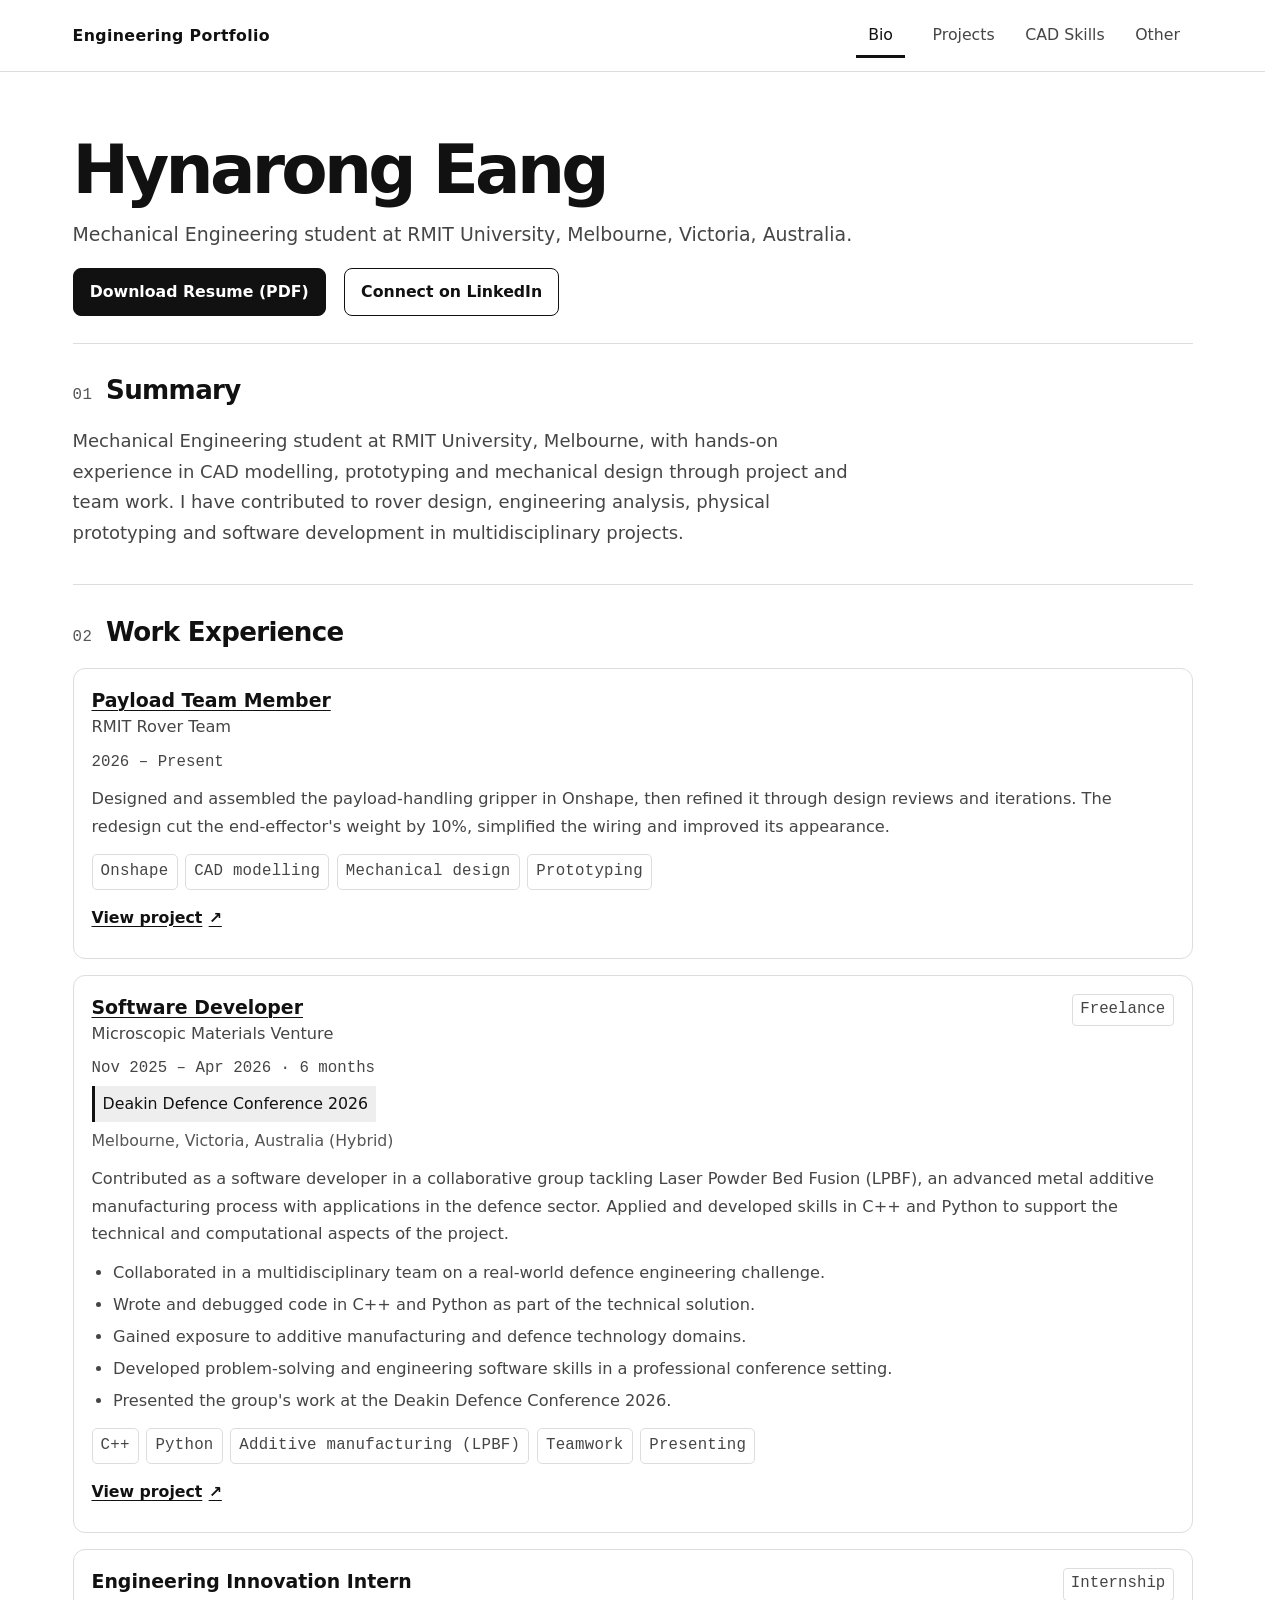
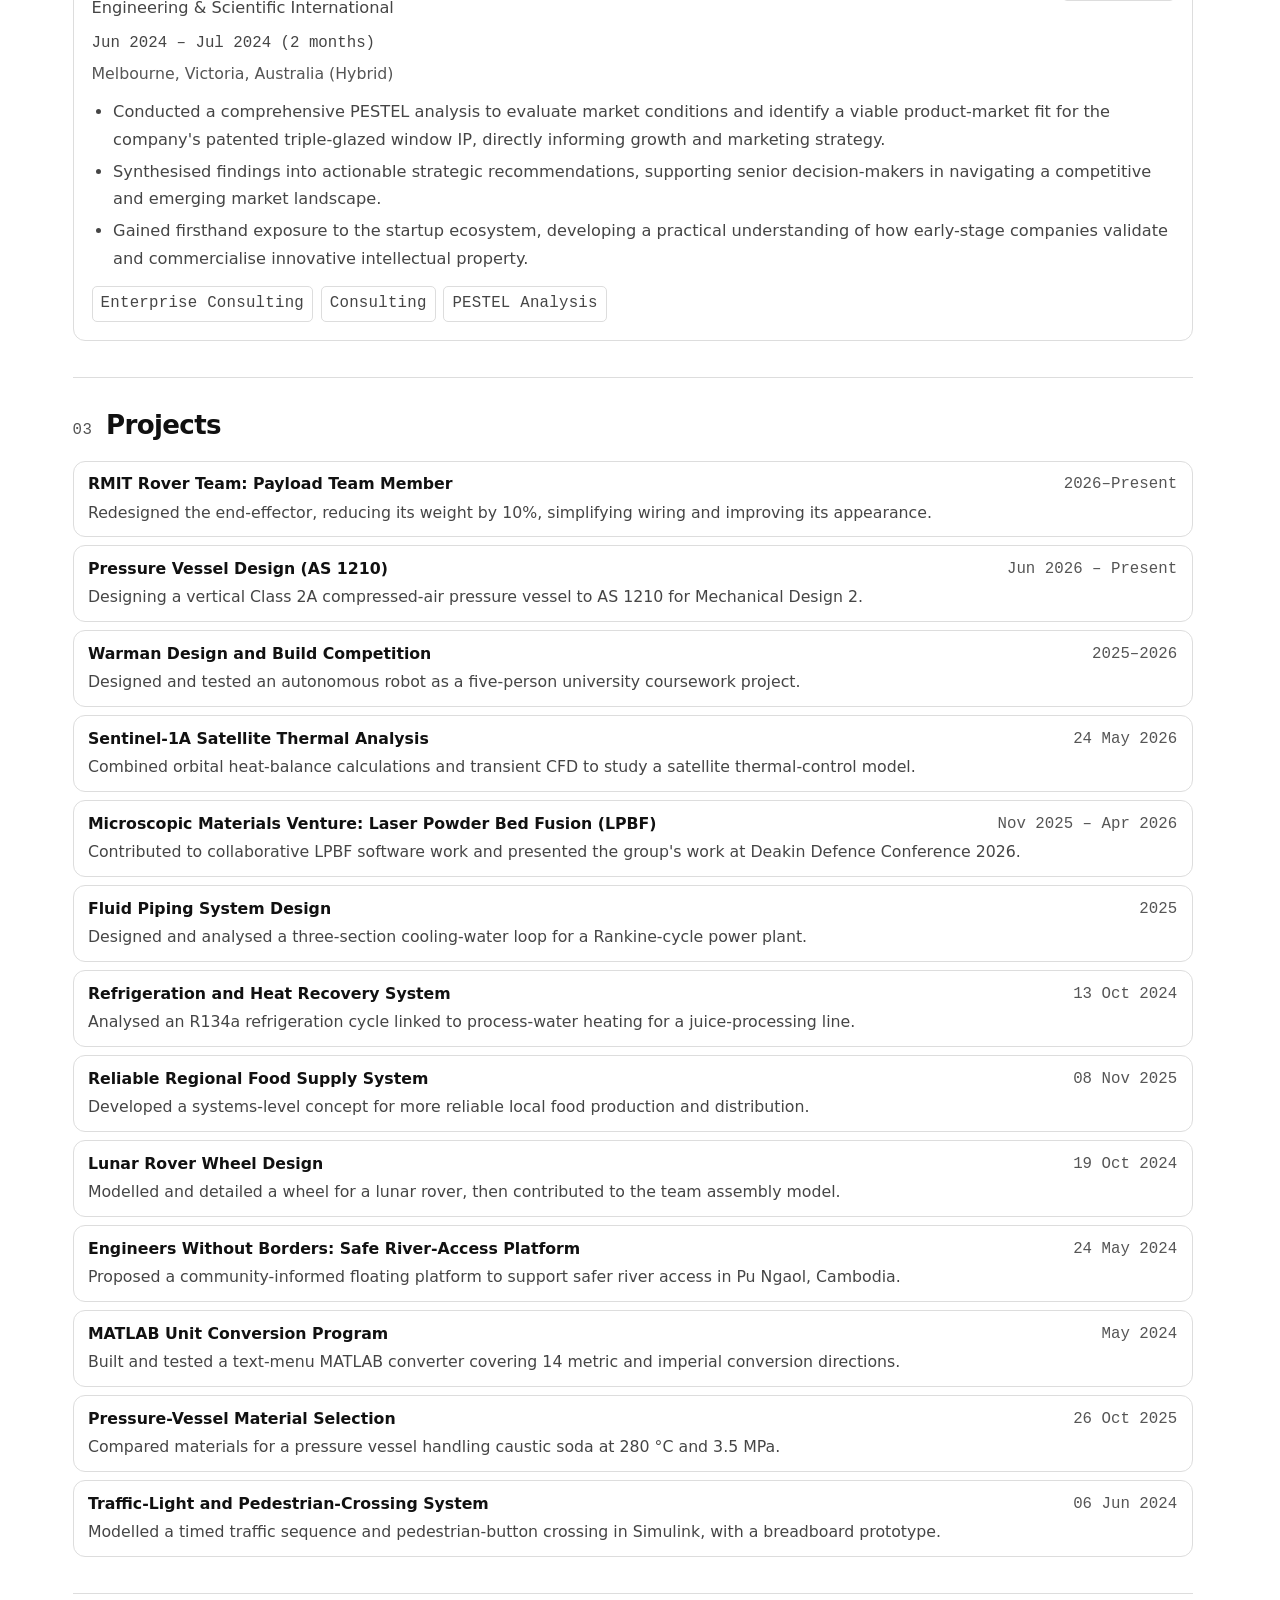
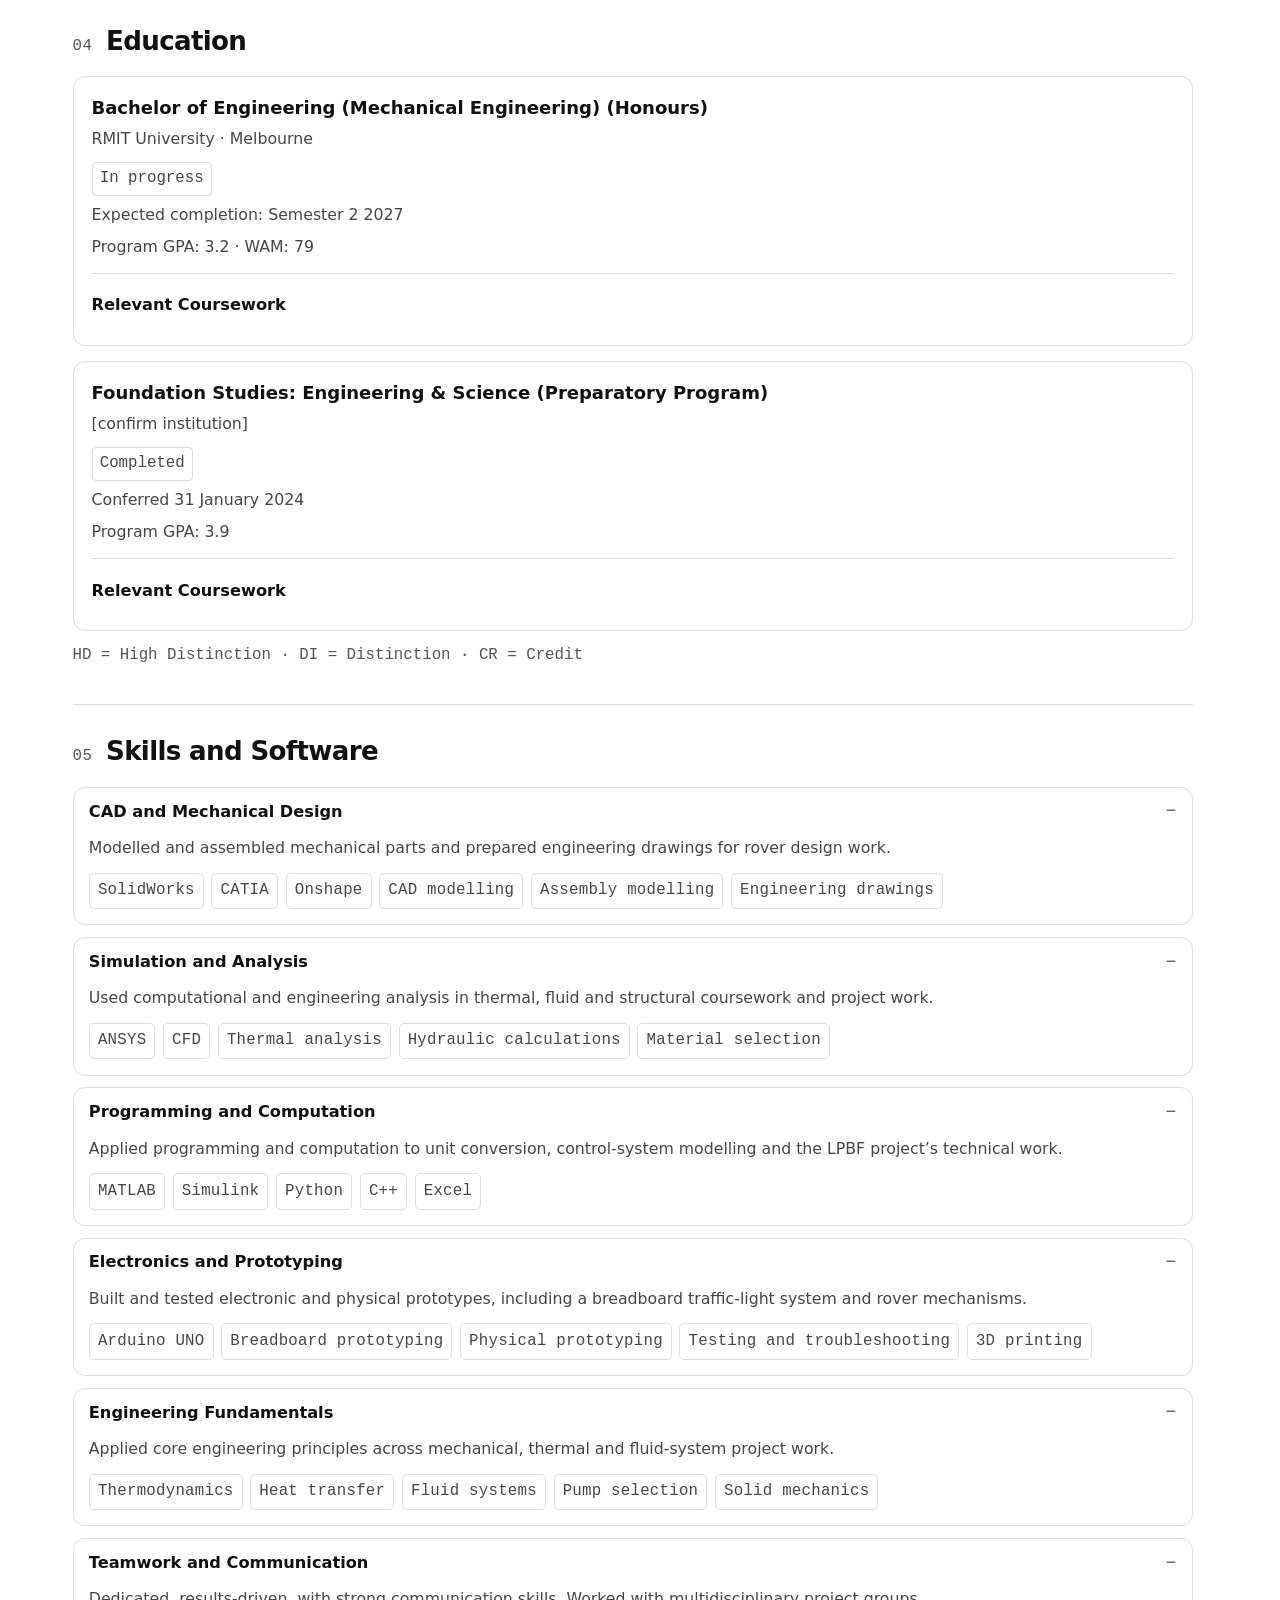
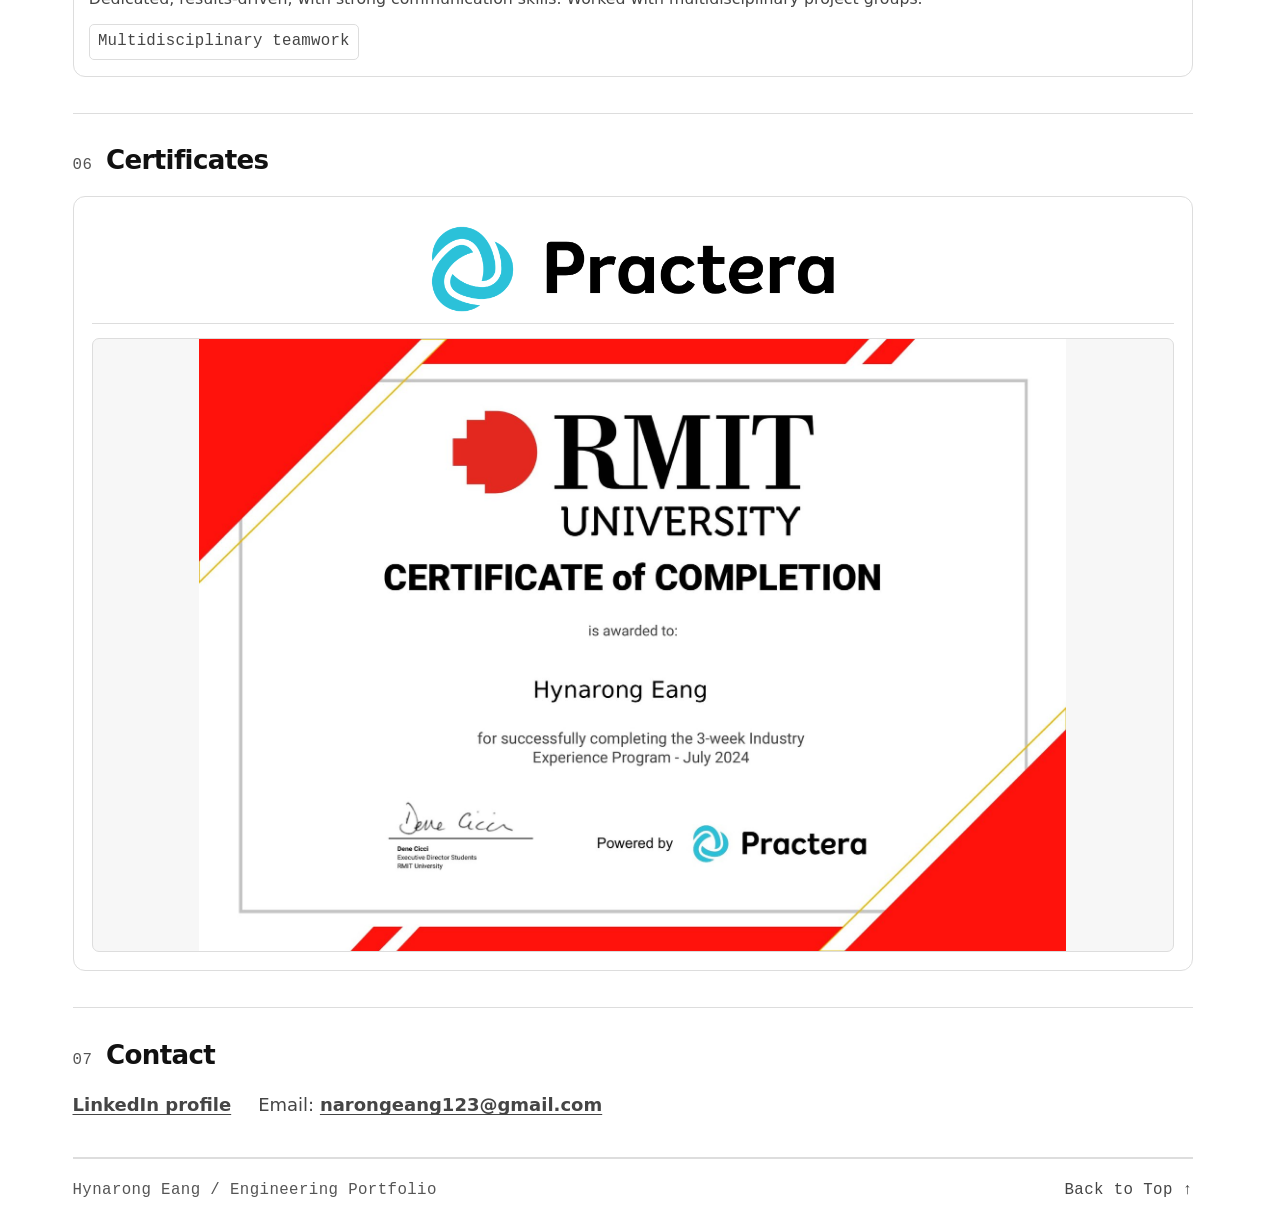
<file: index.html>
<!doctype html>
<html lang="en-AU">
<head>
  <meta charset="utf-8">
  <meta name="viewport" content="width=device-width, initial-scale=1">
  <meta name="theme-color" content="#ffffff">
  <meta name="description" content="Bio of Hynarong Eang, Mechanical Engineering student at RMIT University, Melbourne.">
  <title>Hynarong Eang | Engineering Portfolio</title>
  <link rel="stylesheet" href="styles.css">
</head>
<body id="top" data-page="bio">
  <a class="skip-link" href="#main-content">Skip to content</a>
  <div id="site-header"></div>
  <main id="main-content" class="page-main">
    <header class="page-heading"><h1>Hynarong Eang</h1><p class="page-heading__intro">Mechanical Engineering student at RMIT University, Melbourne, Victoria, Australia.</p><div class="actions"><a class="button" href="resume/Hynarong-Eang-Resume.pdf" download>Download Resume (PDF)</a><a class="button button--light" href="https://www.linkedin.com/in/hynarong-eang" target="_blank" rel="noopener noreferrer">Connect on LinkedIn</a></div></header>
    <section class="resume-section" aria-labelledby="summary-title">
      <h2 class="section-heading" id="summary-title"><span class="section-kicker">01</span> Summary</h2>
      <p class="summary">Mechanical Engineering student at RMIT University, Melbourne, with hands-on experience in CAD modelling, prototyping and mechanical design through project and team work. I have contributed to rover design, engineering analysis, physical prototyping and software development in multidisciplinary projects.</p>
    </section>
    <section class="resume-section" aria-labelledby="experience-title">
      <h2 class="section-heading" id="experience-title"><span class="section-kicker">02</span> Work Experience</h2>
      <div class="education-list" id="experience-list"></div>
    </section>
    <section class="resume-section" aria-labelledby="projects-title">
      <h2 class="section-heading" id="projects-title"><span class="section-kicker">03</span> Projects</h2>
      <ol class="project-list" id="project-list"></ol>
    </section>
    <section class="resume-section" aria-labelledby="education-title">
      <h2 class="section-heading" id="education-title"><span class="section-kicker">04</span> Education</h2>
      <div class="education-list" id="education-list"></div>
      <p class="grade-legend" id="grade-legend" hidden>HD = High Distinction · DI = Distinction · CR = Credit</p>
    </section>
    <section class="resume-section" aria-labelledby="skills-title">
      <h2 class="section-heading" id="skills-title"><span class="section-kicker">05</span> Skills and Software</h2>
      <div class="skill-groups" id="skill-groups">
        <details class="skill-group"><summary>CAD and Mechanical Design</summary><div class="skill-group__body"><p>Modelled and assembled mechanical parts and prepared engineering drawings for rover design work.</p><ul class="tags"><li class="tag">SolidWorks</li><li class="tag">CATIA</li><li class="tag">Onshape</li><li class="tag">CAD modelling</li><li class="tag">Assembly modelling</li><li class="tag">Engineering drawings</li></ul></div></details>
        <details class="skill-group"><summary>Simulation and Analysis</summary><div class="skill-group__body"><p>Used computational and engineering analysis in thermal, fluid and structural coursework and project work.</p><ul class="tags"><li class="tag">ANSYS</li><li class="tag">CFD</li><li class="tag">Thermal analysis</li><li class="tag">Hydraulic calculations</li><li class="tag">Material selection</li></ul></div></details>
        <details class="skill-group"><summary>Programming and Computation</summary><div class="skill-group__body"><p>Applied programming and computation to unit conversion, control-system modelling and the LPBF project’s technical work.</p><ul class="tags"><li class="tag">MATLAB</li><li class="tag">Simulink</li><li class="tag">Python</li><li class="tag">C++</li><li class="tag">Excel</li></ul></div></details>
        <details class="skill-group"><summary>Electronics and Prototyping</summary><div class="skill-group__body"><p>Built and tested electronic and physical prototypes, including a breadboard traffic-light system and rover mechanisms.</p><ul class="tags"><li class="tag">Arduino UNO</li><li class="tag">Breadboard prototyping</li><li class="tag">Physical prototyping</li><li class="tag">Testing and troubleshooting</li><li class="tag">3D printing</li></ul></div></details>
        <details class="skill-group"><summary>Engineering Fundamentals</summary><div class="skill-group__body"><p>Applied core engineering principles across mechanical, thermal and fluid-system project work.</p><ul class="tags"><li class="tag">Thermodynamics</li><li class="tag">Heat transfer</li><li class="tag">Fluid systems</li><li class="tag">Pump selection</li><li class="tag">Solid mechanics</li></ul></div></details>
        <details class="skill-group"><summary>Teamwork and Communication</summary><div class="skill-group__body"><p>Dedicated, results-driven, with strong communication skills. Worked with multidisciplinary project groups.</p><ul class="tags"><li class="tag">Multidisciplinary teamwork</li></ul></div></details>
      </div>
    </section>
    <section class="resume-section" aria-labelledby="certificates-title">
      <h2 class="section-heading" id="certificates-title"><span class="section-kicker">06</span> Certificates</h2>
      <ul class="certificates" id="certificate-list"></ul>
    </section>
    <section class="resume-section" aria-labelledby="contact-title">
      <h2 class="section-heading" id="contact-title"><span class="section-kicker">07</span> Contact</h2>
      <div class="contact-row"><a href="https://www.linkedin.com/in/hynarong-eang" target="_blank" rel="noopener noreferrer">LinkedIn profile</a><span>Email: <a href="mailto:narongeang123@gmail.com">narongeang123@gmail.com</a></span></div>
    </section>
  </main>
  <div id="site-footer"></div>
  <dialog class="certificate-lightbox" id="certificate-lightbox" aria-label="Certificate image lightbox">
    <div class="certificate-lightbox__frame">
      <button class="close-button" id="certificate-lightbox-close" type="button" aria-label="Close certificate image">×</button>
      <img id="certificate-lightbox-image" alt="Enlarged certificate image">
      <p class="certificate-lightbox__caption" id="certificate-lightbox-caption"></p>
    </div>
  </dialog>
  <script src="site.js"></script>
  <script src="entries.js"></script>
  <script>
    const SHOW_GRADES = true; // Set false to hide program and course grades everywhere.
    const EXPERIENCE = [
      {
        role: "Payload Team Member",
        projectId: "rover-team",
        organisation: "RMIT Rover Team",
        dates: "2026 – Present",
        description: "Designed and assembled the payload-handling gripper in Onshape, then refined it through design reviews and iterations. The redesign cut the end-effector's weight by 10%, simplified the wiring and improved its appearance.",
        bullets: [],
        tags: ["Onshape", "CAD modelling", "Mechanical design", "Prototyping"]
      },
      {
        role: "Software Developer",
        projectId: "microscopic-materials-venture",
        organisation: "Microscopic Materials Venture",
        type: "Freelance",
        dates: "Nov 2025 – Apr 2026",
        duration: "6 months",
        location: "Melbourne, Victoria, Australia (Hybrid)",
        event: "Deakin Defence Conference 2026",
        description: "Contributed as a software developer in a collaborative group tackling Laser Powder Bed Fusion (LPBF), an advanced metal additive manufacturing process with applications in the defence sector. Applied and developed skills in C++ and Python to support the technical and computational aspects of the project.",
        bullets: [
          "Collaborated in a multidisciplinary team on a real-world defence engineering challenge.",
          "Wrote and debugged code in C++ and Python as part of the technical solution.",
          "Gained exposure to additive manufacturing and defence technology domains.",
          "Developed problem-solving and engineering software skills in a professional conference setting.",
          "Presented the group's work at the Deakin Defence Conference 2026."
        ],
        tags: ["C++", "Python", "Additive manufacturing (LPBF)", "Teamwork", "Presenting"]
      },
      {
        role: "Engineering Innovation Intern",
        organisation: "Engineering & Scientific International",
        type: "Internship",
        dates: "Jun 2024 – Jul 2024 (2 months)",
        location: "Melbourne, Victoria, Australia (Hybrid)",
        bullets: [
          "Conducted a comprehensive PESTEL analysis to evaluate market conditions and identify a viable product-market fit for the company's patented triple-glazed window IP, directly informing growth and marketing strategy.",
          "Synthesised findings into actionable strategic recommendations, supporting senior decision-makers in navigating a competitive and emerging market landscape.",
          "Gained firsthand exposure to the startup ecosystem, developing a practical understanding of how early-stage companies validate and commercialise innovative intellectual property."
        ],
        tags: ["Enterprise Consulting", "Consulting", "PESTEL Analysis"]
      }
    ];
    const EDUCATION = [
      {
        kind: "Bachelor",
        qualification: "Bachelor of Engineering (Mechanical Engineering) (Honours)",
        institution: "RMIT University",
        location: "Melbourne",
        status: "In progress",
        date: "2027",
        completion: "Expected completion: Semester 2 2027",
        programGPA: "3.2",
        wam: "79",
        coursework: [
          { label: "Semester 1 2024", group: "Completed", courses: [{title:"Engineering Mathematics",grade:"DI"},{title:"Engineering Science",grade:"HD"},{title:"Digital Fundamentals",grade:"DI"},{title:"Introduction to Professional Engineering Practice",grade:"DI"}] },
          { label: "Semester 2 2024", group: "Completed", courses: [{title:"Introduction to Mechanical Engineering",grade:"HD"},{title:"Applied Thermodynamics",grade:"CR"},{title:"Introduction to Engineering Design",grade:"HD"},{title:"Innovation Ecosystems and Future of Work",grade:"HD"}] },
          { label: "Semester 1 2025", group: "Completed", courses: [{title:"Fluid Mechanics",grade:"DI"},{title:"Advanced Mathematics for Engineers",grade:"HD"},{title:"Mechatronics Principles",grade:"DI"},{title:"Engineering Dynamics",grade:"DI"}] },
          { label: "Semester 2 2025", group: "Completed", courses: [{title:"Mechanical Design 1",grade:"DI"},{title:"Mechanics and Materials 2",grade:"CR"},{title:"Introduction to Environmental and Sustainable Systems Engineering",grade:"DI"},{title:"Mechanics of Machines",grade:"CR"}] },
          { label: "Semester 1 2026", group: "Completed", courses: [{title:"Heat Transfer",grade:"HD"},{title:"Engineering Computer Graphics",grade:"HD"},{title:"Solid Mechanics 3",grade:"DI"},{title:"Engineering and Entrepreneurship",grade:"DI"}] },
          { label: "In progress · Semester 2 2026", group: "In progress", courses: [{title:"Finite Element Analysis"},{title:"Mechanical Design 2"},{title:"Manufacturing Systems Modelling"},{title:"Systems Engineering Principles"}] },
          { label: "Planned · Semester 1 2027", group: "Planned", courses: [{title:"Computer Integrated Manufacturing"},{title:"Thermal-Fluid System Design"},{title:"Advanced Manufacturing and Design"},{title:"Engineering Capstone Project A"}] },
          { label: "Planned · Semester 2 2027", group: "Planned", courses: [{title:"Automatic Control"},{title:"Engineering Capstone Project B"}] }
        ]
      },
      {
        kind: "Foundation",
        date: "2024",
        qualification: "Foundation Studies: Engineering & Science (Preparatory Program)",
        institution: "[confirm institution]",
        location: "",
        status: "Completed",
        completion: "Conferred 31 January 2024",
        programGPA: "3.9",
        coursework: [
          { label: "", group: "Completed", courses: [{title:"Physics",grade:"HD"},{title:"Chemistry",grade:"DI"},{title:"Advanced Mathematics",grade:"HD"},{title:"Applied Mathematics",grade:"HD"},{title:"Statistics and Probability",grade:"HD"},{title:"Data Analytics",grade:"HD"},{title:"Comparative Texts",grade:"HD"},{title:"Exploring Narratives",grade:"HD"}] }
        ]
      }
    ];
    const CERTIFICATES = [
      { image: "certificates/practera-certificate.jpg", logo: "photos/practera-logo.png", alt: "Practera certificate" }
    ];

    const escapeHTML = (value) => String(value).replace(/[&<>"']/g, (character) => ({ "&":"&amp;", "<":"&lt;", ">":"&gt;", "\"":"&quot;", "'":"&#39;" })[character]);
    
    document.getElementById("project-list").innerHTML = window.ENTRIES.map((entry) => `
      <li><a class="project-item" href="projects.html#${escapeHTML(entry.id)}">
        <span class="project-item__title">${escapeHTML(entry.title)}</span><time class="project-item__date">${escapeHTML(entry.date)}</time>
        <span class="project-item__summary">${escapeHTML(entry.summary)}</span>
      </a></li>`).join("");
    document.getElementById("experience-list").innerHTML = EXPERIENCE.map((role) => `
      <article class="experience-card">
        <header class="experience-header"><div><h3>${role.projectId ? `<a class="experience-project-title" href="projects.html#${escapeHTML(role.projectId)}" aria-label="View project: ${escapeHTML(role.organisation)} — ${escapeHTML(role.role)}">${escapeHTML(role.role)}</a>` : escapeHTML(role.role)}</h3><p class="experience-org">${escapeHTML(role.organisation)}</p></div>${role.type ? `<span class="experience-type">${escapeHTML(role.type)}</span>` : ""}</header>
        <p class="experience-dates">${escapeHTML(role.dates)}${role.duration ? ` · ${escapeHTML(role.duration)}` : ""}</p>
        ${role.event ? `<p class="event-highlight">${escapeHTML(role.event)}</p>` : ""}
        ${role.location ? `<p class="experience-location">${escapeHTML(role.location)}</p>` : ""}
        ${role.description ? `<p class="experience-description">${escapeHTML(role.description)}</p>` : ""}
        ${role.bullets?.length ? `<ul class="experience-bullets">${role.bullets.map((bullet) => `<li>${escapeHTML(bullet)}</li>`).join("")}</ul>` : ""}
        ${role.tags?.length ? `<ul class="tags" aria-label="Experience skills">${role.tags.map((tag) => `<li class="tag">${escapeHTML(tag)}</li>`).join("")}</ul>` : ""}
        ${role.projectId ? `<a class="experience-project-link" href="projects.html#${escapeHTML(role.projectId)}" aria-label="View project: ${escapeHTML(role.organisation)}">View project <span aria-hidden="true">↗</span></a>` : ""}
      </article>`).join("");

    function renderCoursework(groups) {
      const priorities = { Planned: 0, "In progress": 1, Completed: 2 };
      const orderedGroups = window.sortByDate(groups, (group) => group.label, (group) => priorities[group.group] ?? 3);
      return `<details class="coursework"><summary>Relevant Coursework</summary><div class="coursework__groups">${orderedGroups.map((group) => `
        <section class="course-group">${group.label ? `<h4>${escapeHTML(group.label)}</h4>` : ""}<ul class="course-list">${group.courses.map((course) => `
          <li><span>${escapeHTML(course.title)}</span>${SHOW_GRADES && course.grade ? `<span class="course-grade">${escapeHTML(course.grade)}</span>` : ""}</li>`).join("")}</ul></section>`).join("")}</div></details>`;
    }
    const sortedEducation = window.sortByDate(EDUCATION);
    document.getElementById("education-list").innerHTML = sortedEducation.map((item) => `
      <article class="education-card">
        <h3 class="education-heading">${escapeHTML(item.qualification)}</h3>
        <p class="education-institution">${escapeHTML(item.institution)}${item.location ? ` · ${escapeHTML(item.location)}` : ""}</p>
        <span class="education-status">${escapeHTML(item.status)}</span>
        <p class="education-completion">${escapeHTML(item.completion)}</p>
        ${SHOW_GRADES ? `<p class="grade-summary">Program GPA: ${escapeHTML(item.programGPA)}${item.wam ? ` · WAM: ${escapeHTML(item.wam)}` : ""}</p>` : ""}
        ${renderCoursework(item.coursework)}
      </article>`).join("");
    document.getElementById("grade-legend").hidden = !SHOW_GRADES;

    const certificateList = document.getElementById("certificate-list");
    const certificateLightbox = document.getElementById("certificate-lightbox");
    const certificateLightboxImage = document.getElementById("certificate-lightbox-image");
    let certificateTrigger = null;
    certificateList.addEventListener("error", (event) => {
      const image = event.target;
      if (!(image instanceof HTMLImageElement) || !image.dataset.placeholderLabel) return;
      const fallback = document.createElement("div");
      fallback.className = `certificate-placeholder ${image.dataset.placeholderKind || ""}`;
      fallback.setAttribute("role", "img");
      fallback.setAttribute("aria-label", image.dataset.placeholderLabel);
      fallback.textContent = image.dataset.placeholderLabel;
      const button = image.closest(".certificate-image-button");
      if (button) button.replaceWith(fallback); else image.replaceWith(fallback);
    }, true);
    certificateList.innerHTML = CERTIFICATES.map((certificate) => {
      const alt = escapeHTML(certificate.alt || "Certificate image");
      const logo = certificate.logo
        ? `<div class="certificate-logo-slot"><img src="${escapeHTML(certificate.logo)}" alt="Practera logo" loading="lazy" decoding="async" data-placeholder-label="Practera logo to add" data-placeholder-kind="certificate-placeholder--logo"></div>`
        : `<div class="certificate-placeholder certificate-placeholder--logo" role="img" aria-label="Practera logo to add">Practera logo to add</div>`;
      const image = certificate.image
        ? `<button class="certificate-image-button" type="button" data-certificate-lightbox aria-label="Enlarge ${alt}"><img src="${escapeHTML(certificate.image)}" alt="${alt}" loading="lazy" decoding="async" data-placeholder-label="Certificate image to add" data-placeholder-kind="certificate-placeholder--image"></button>`
        : `<div class="certificate-placeholder certificate-placeholder--image" role="img" aria-label="Certificate image to add">Certificate image to add</div>`;
      return `<li class="certificate-item">${logo}${image}</li>`;
    }).join("");
    certificateList.addEventListener("click", (event) => {
      const trigger = event.target.closest("[data-certificate-lightbox]");
      if (!trigger) return;
      const image = trigger.querySelector("img");
      if (!image) return;
      certificateTrigger = trigger;
      certificateLightboxImage.src = image.currentSrc || image.src;
      certificateLightboxImage.alt = image.alt;
      document.getElementById("certificate-lightbox-caption").textContent = image.alt;
      certificateLightbox.showModal();
      document.getElementById("certificate-lightbox-close").focus();
    });
    document.getElementById("certificate-lightbox-close").addEventListener("click", () => certificateLightbox.close());
    certificateLightbox.addEventListener("click", (event) => { if (event.target === certificateLightbox) certificateLightbox.close(); });
    certificateLightbox.addEventListener("close", () => certificateTrigger?.focus());

    const skillDetails = [...document.querySelectorAll(".skill-group")];
    const desktopSkills = window.matchMedia("(min-width: 760px)");
    function syncSkillDisclosure() { skillDetails.forEach((item) => { item.open = desktopSkills.matches; }); }
    syncSkillDisclosure();
    desktopSkills.addEventListener?.("change", syncSkillDisclosure);
    let savedDisclosure = [];
    window.addEventListener("beforeprint", () => {
      savedDisclosure = [...document.querySelectorAll("details")].map((item) => item.open);
      document.querySelectorAll("details").forEach((item) => { item.open = true; });
    });
    window.addEventListener("afterprint", () => {
      document.querySelectorAll("details").forEach((item, index) => { item.open = savedDisclosure[index] ?? item.open; });
    });
  </script>
</body>
</html>
</file>
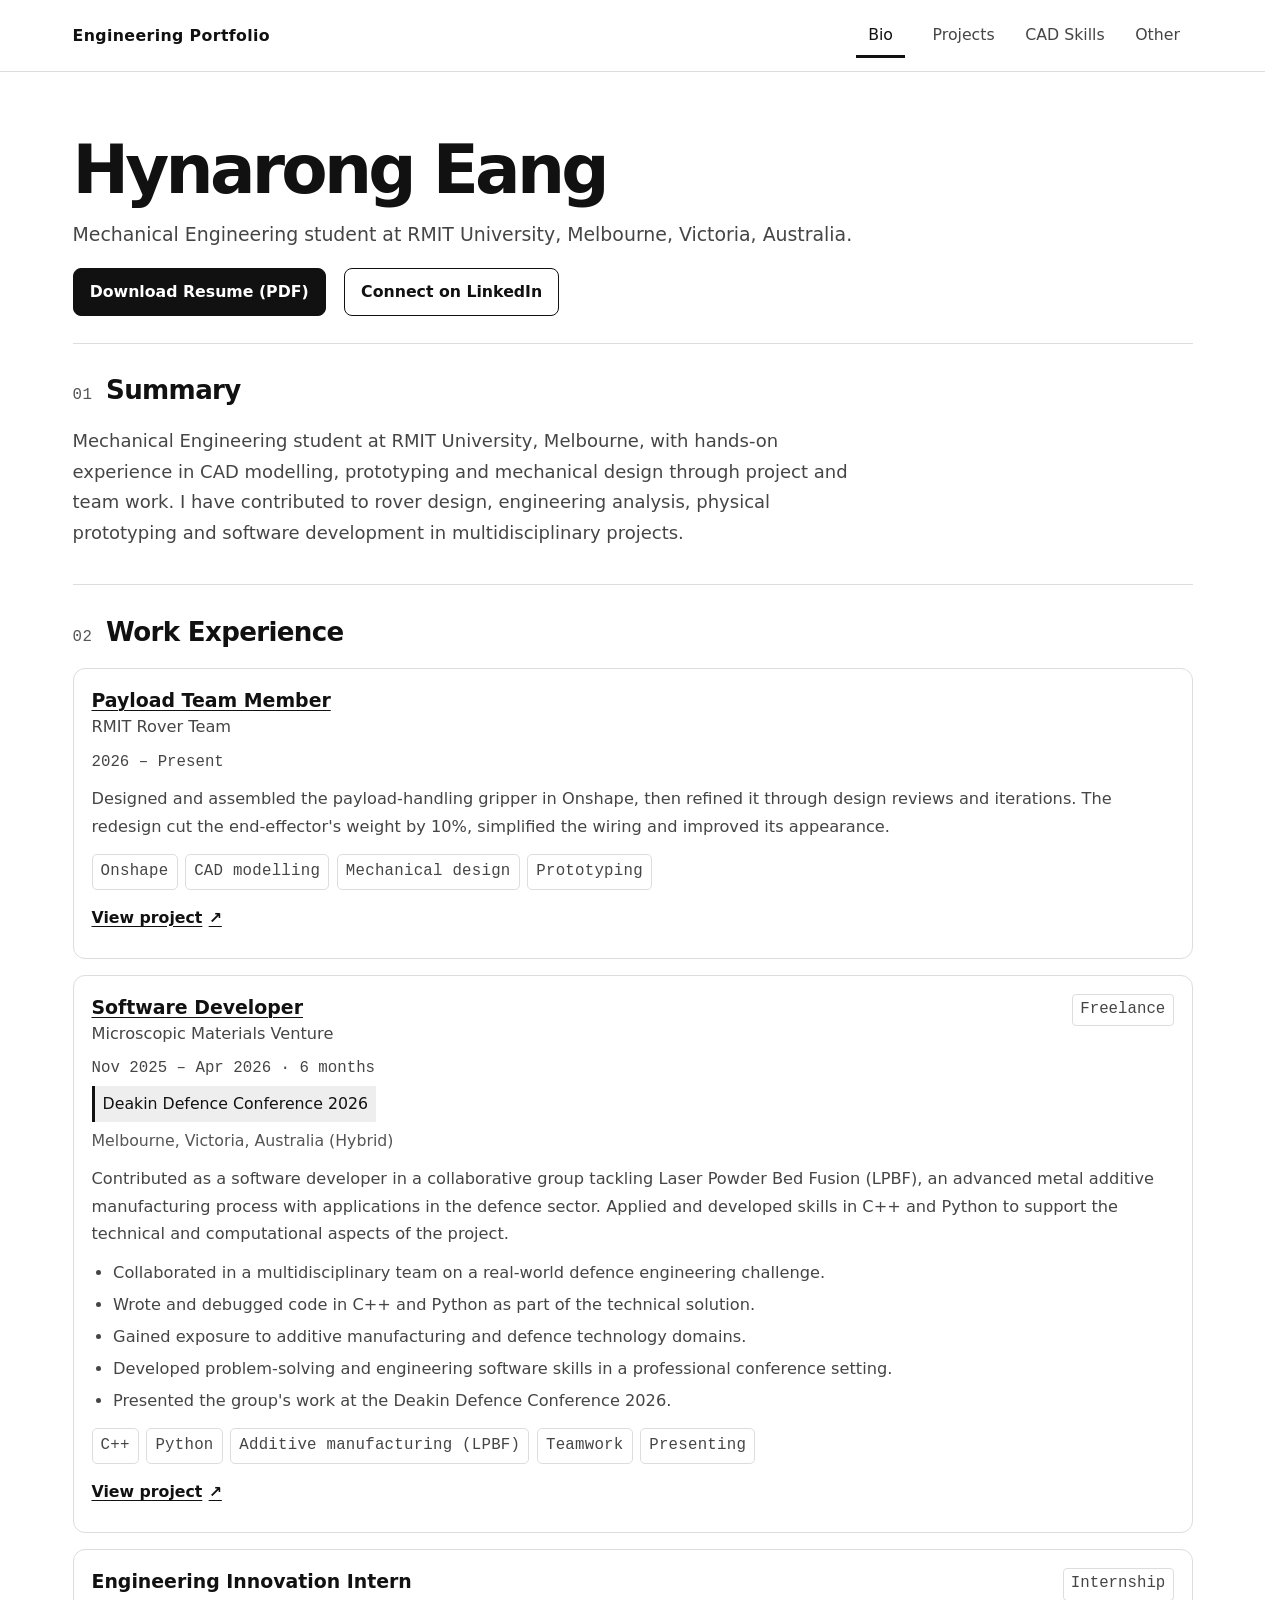
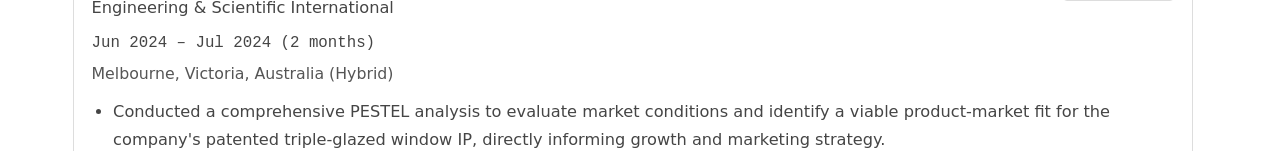
<file: bio.html>
<!doctype html>
<html lang="en-AU">
<head>
  <meta charset="utf-8">
  <meta name="viewport" content="width=device-width, initial-scale=1">
  <meta http-equiv="refresh" content="0; url=index.html">
  <title>Bio | Hynarong Eang</title>
</head>
<body>
  <p>This page has moved to <a href="index.html">Hynarong Eang’s Bio</a>.</p>
</body>
</html>
</file>
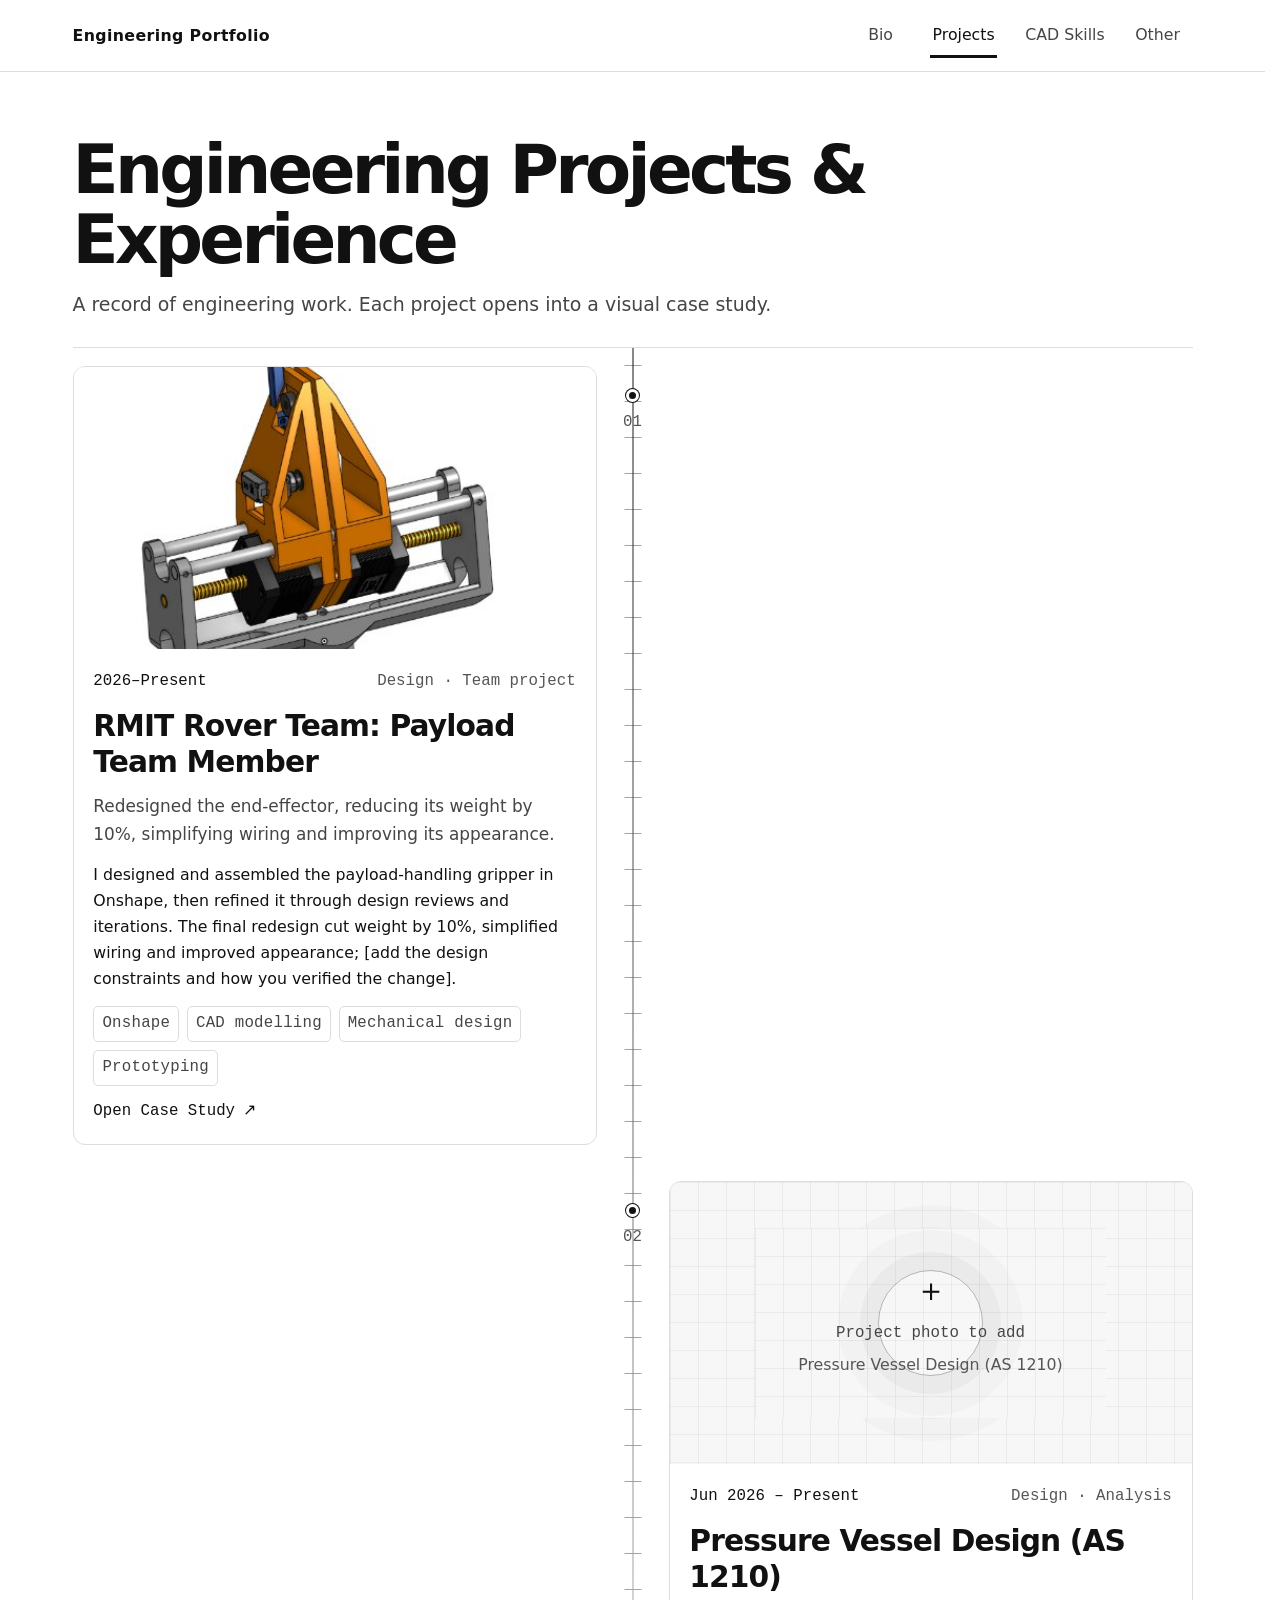
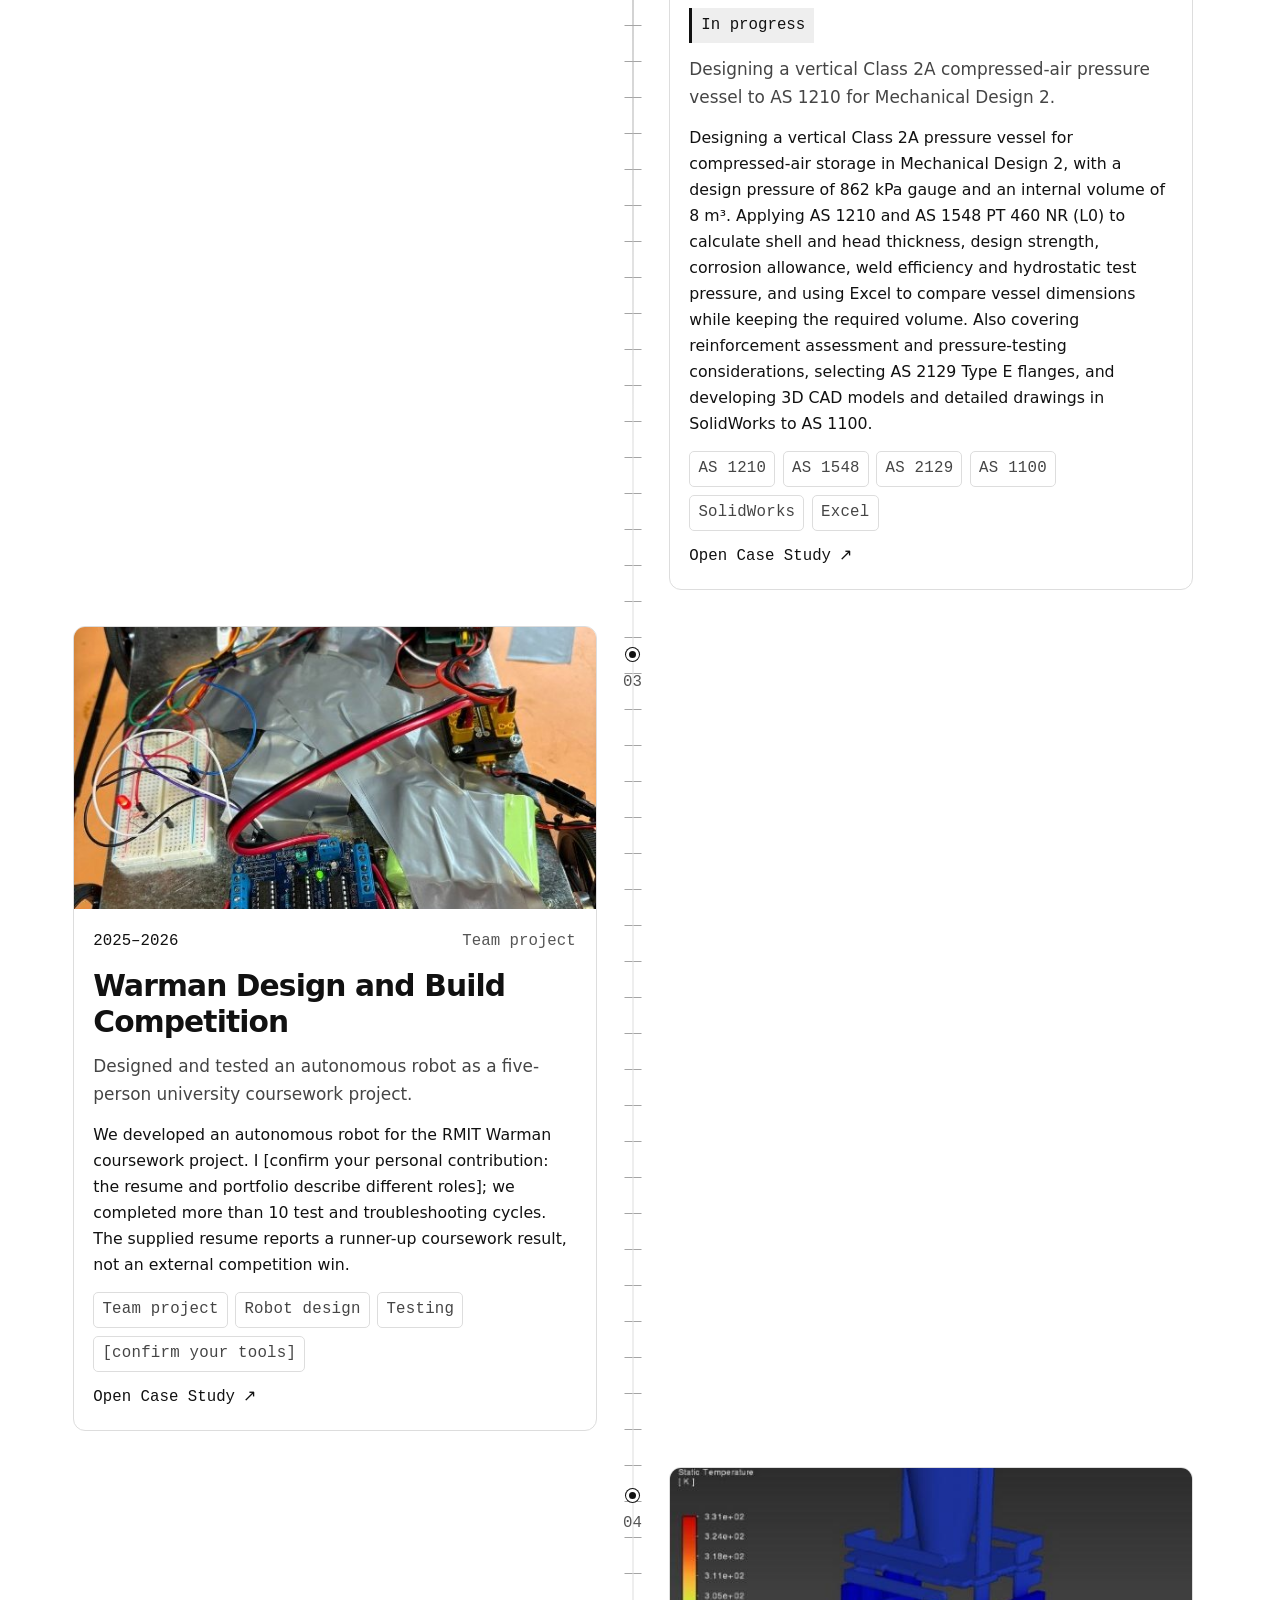
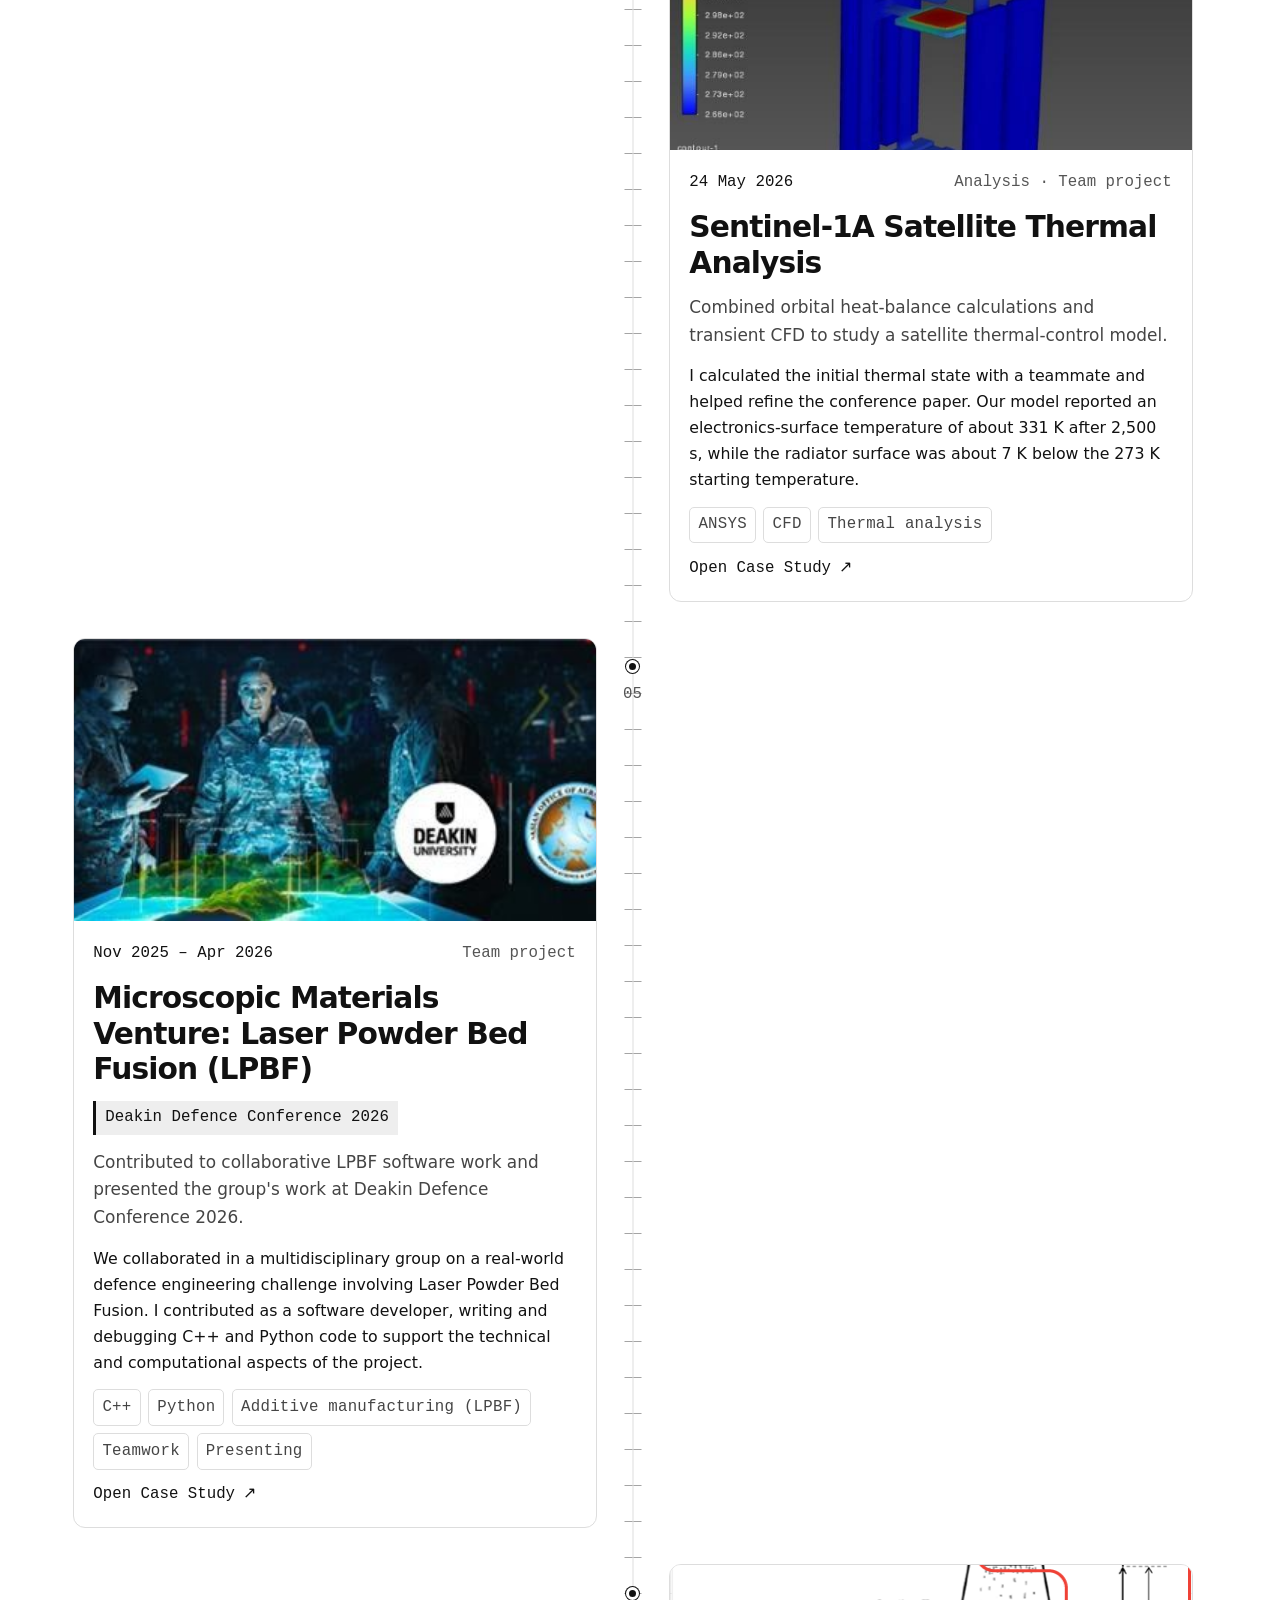
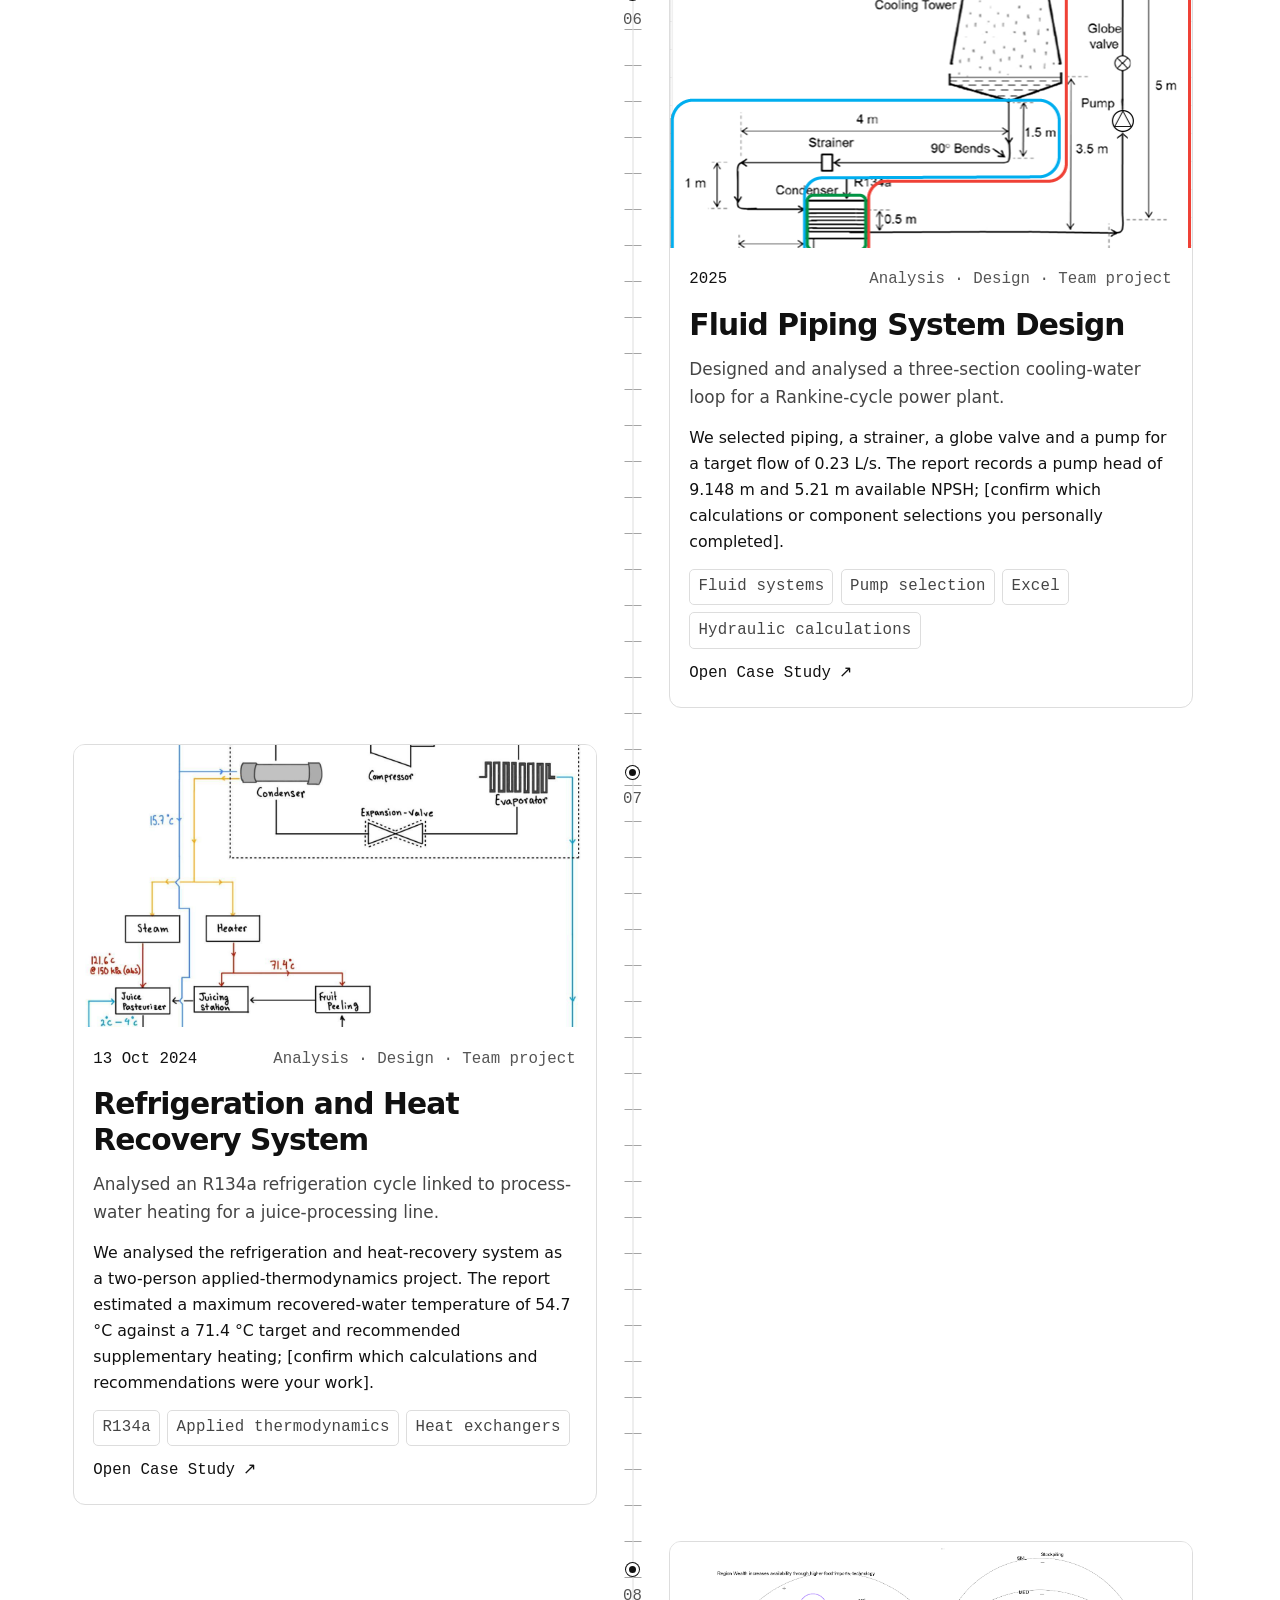
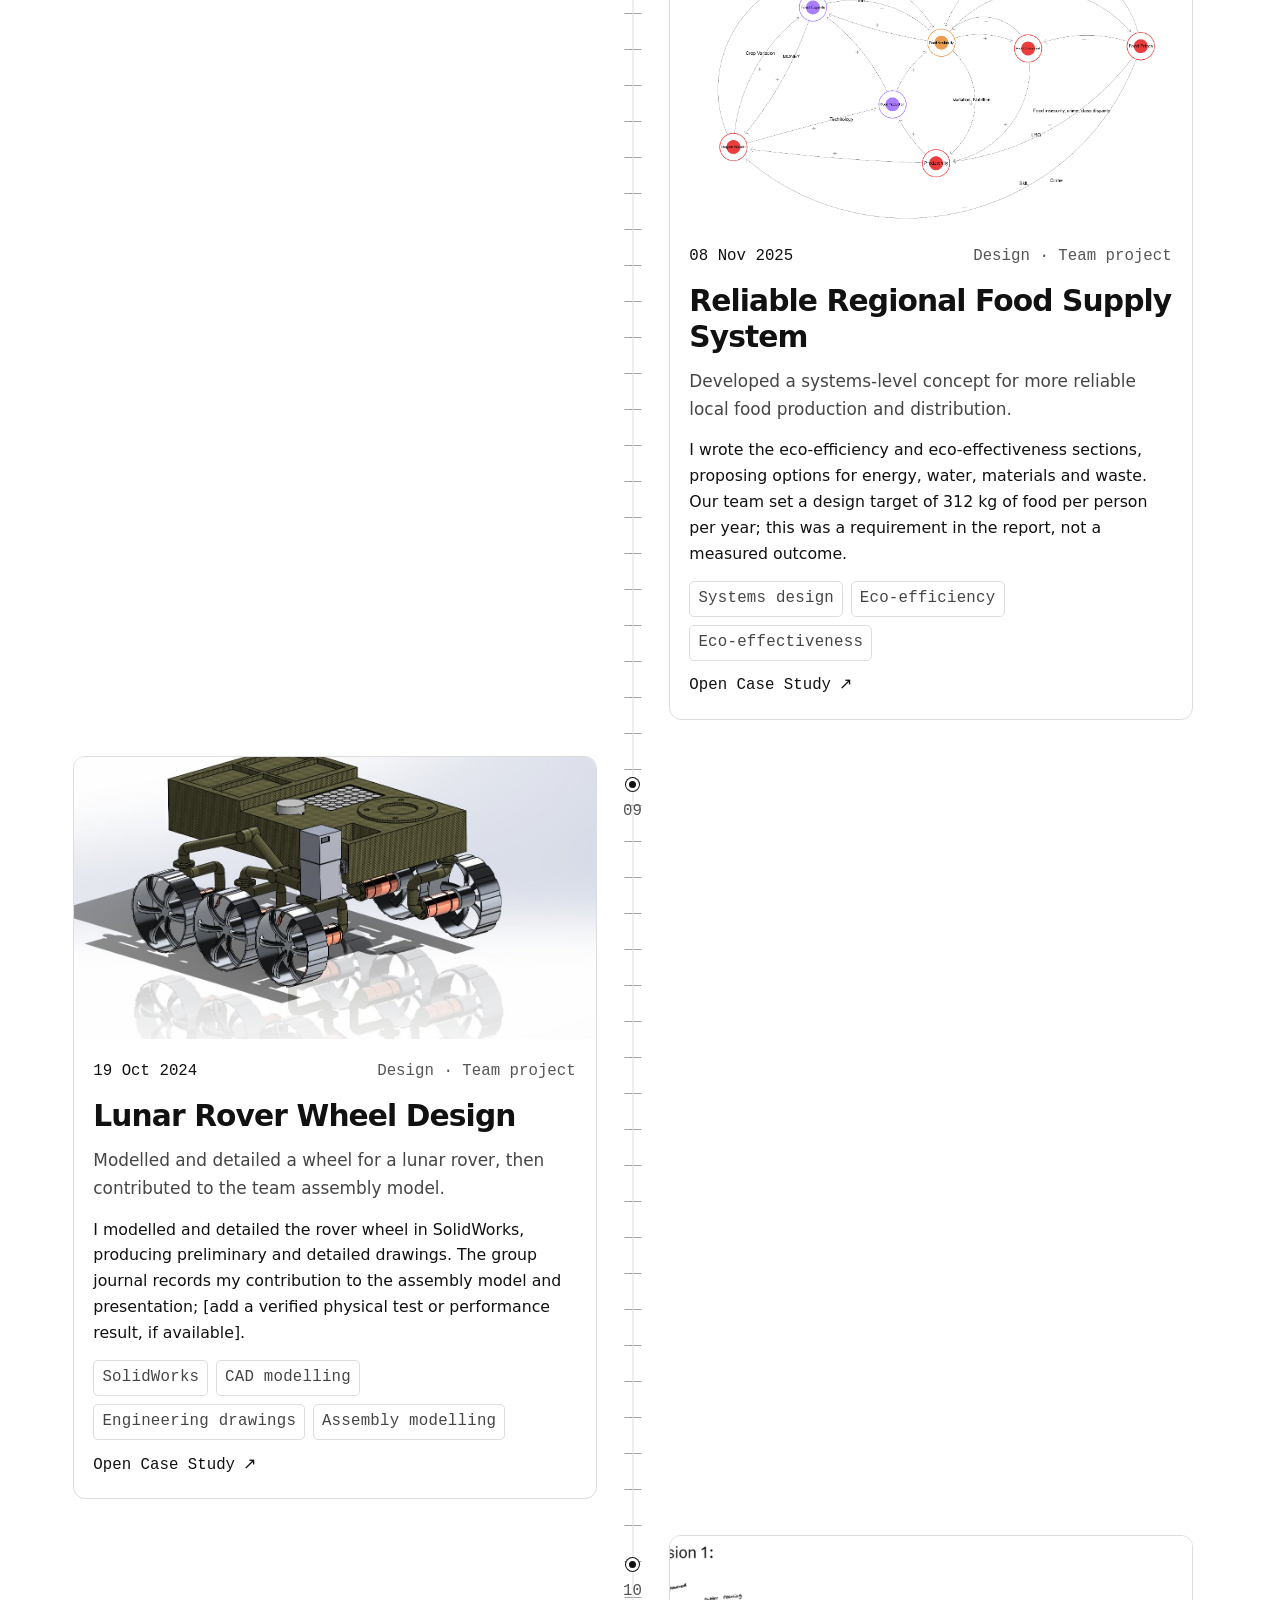
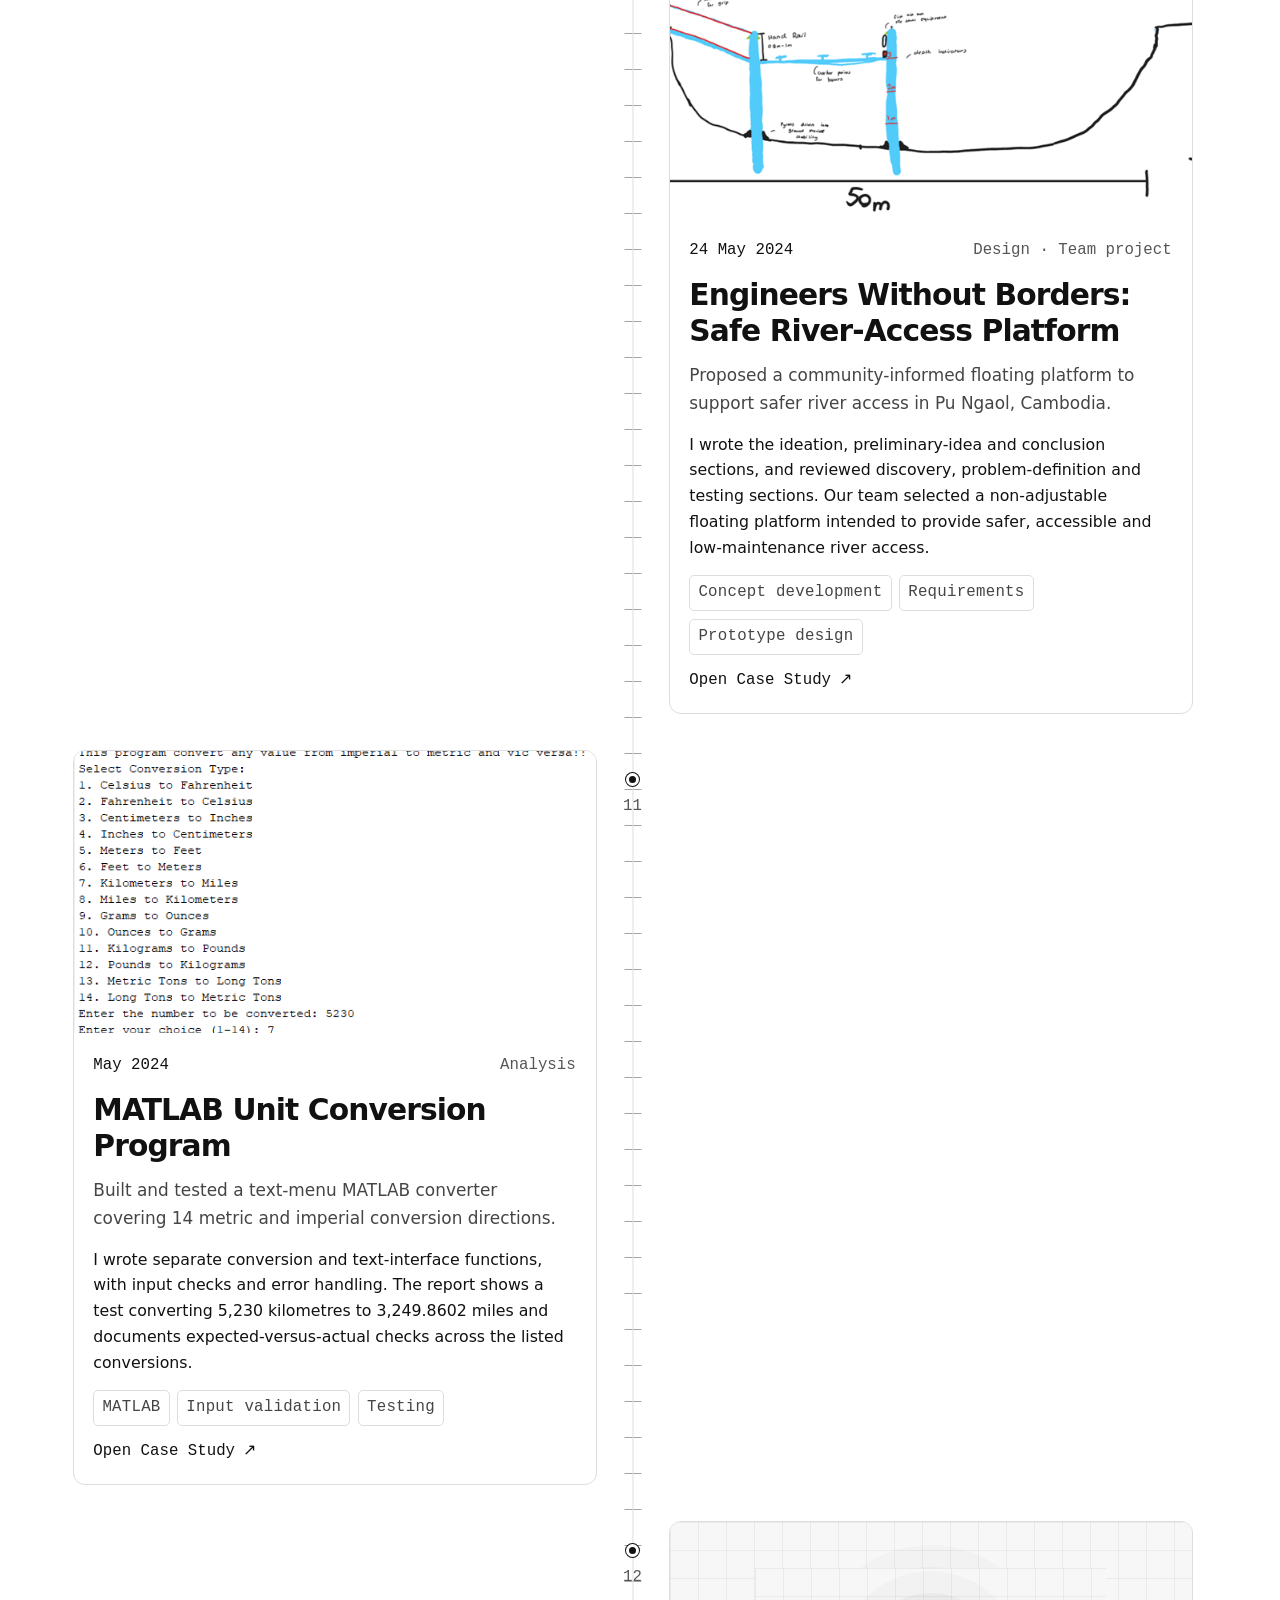
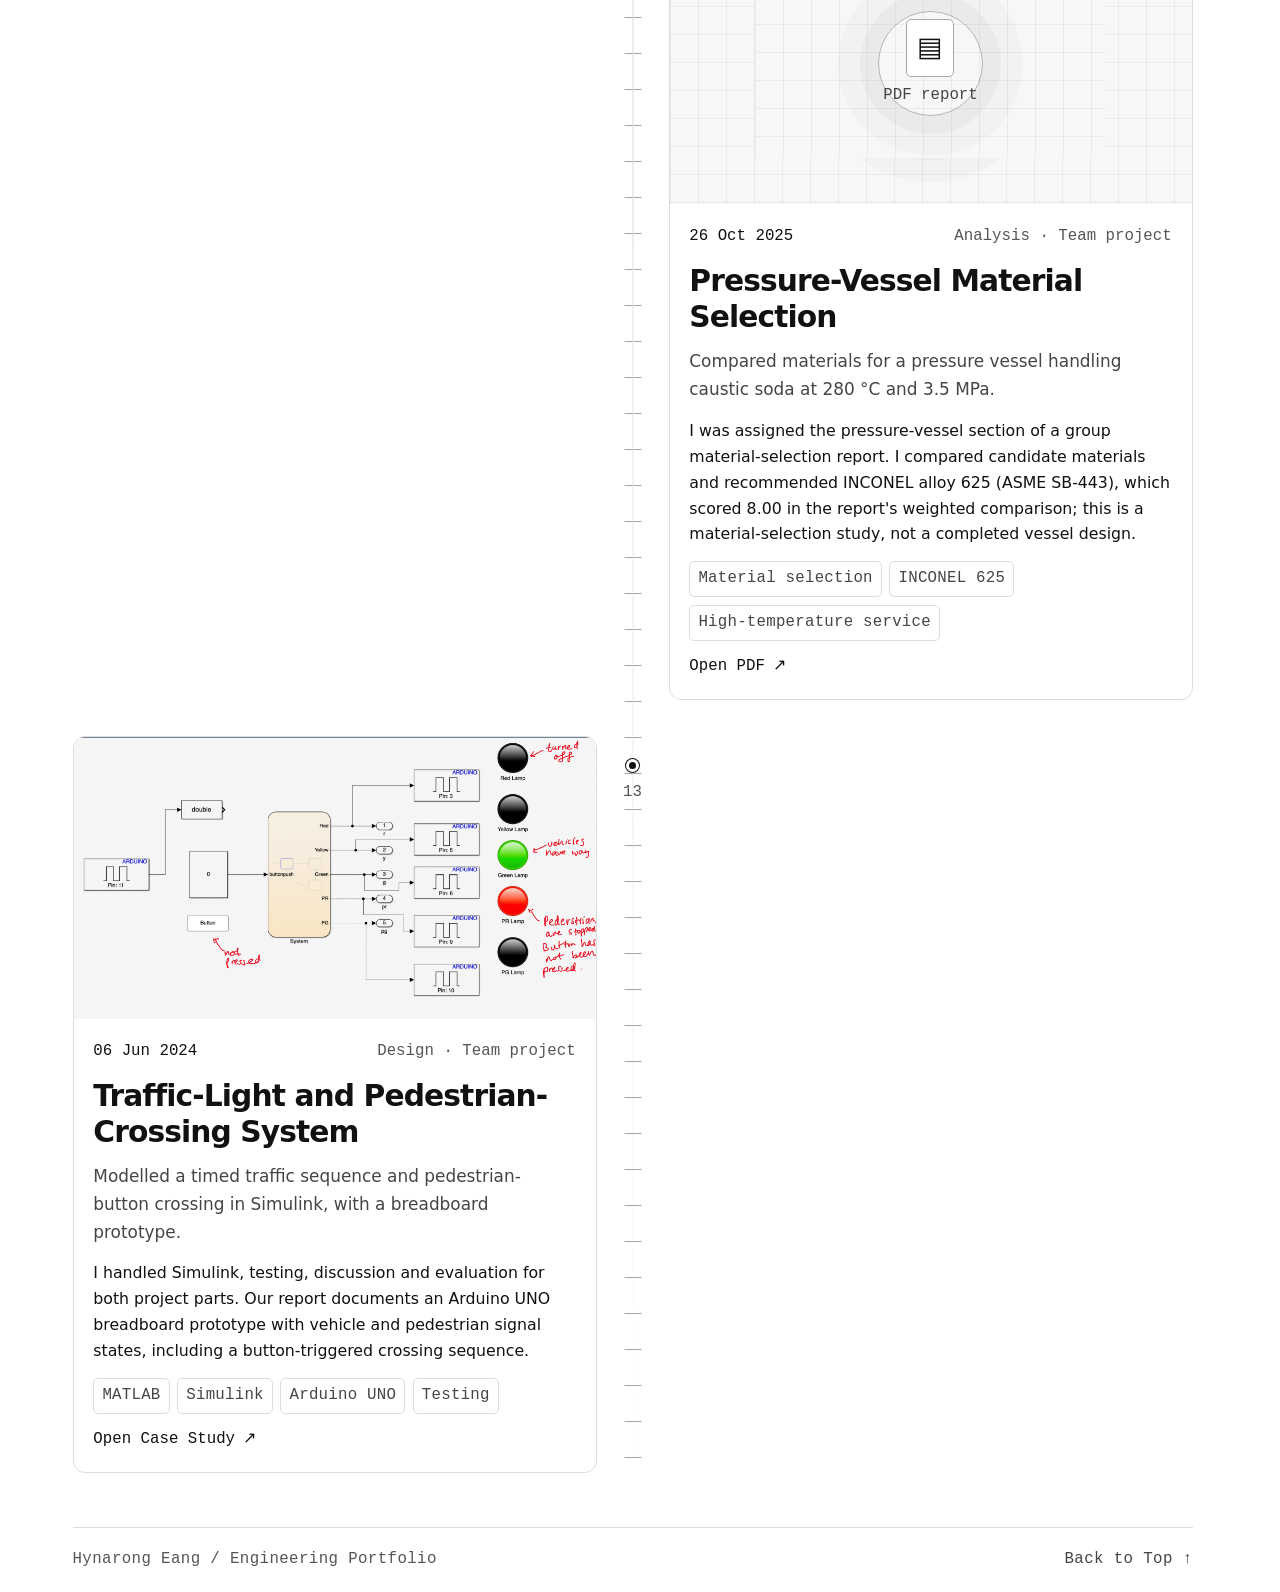
<file: projects.html>
<!doctype html>
<html lang="en-AU">
<head>
  <meta charset="utf-8">
  <meta name="viewport" content="width=device-width, initial-scale=1">
  <meta name="theme-color" content="#ffffff">
  <meta name="description" content="Engineering portfolio of Hynarong Eang, Mechanical Engineering student at RMIT University, Melbourne.">
  <title>Hynarong Eang | Engineering Projects</title>
  <link rel="stylesheet" href="styles.css">
</head>
<body id="top" data-page="projects">
  <a class="skip-link" href="#main-content">Skip to content</a>
  <div id="site-header"></div>
  <main id="main-content" class="page-main">
    <header class="page-heading"><h1 id="page-title">Engineering Projects &amp; Experience</h1><p class="page-heading__intro">A record of engineering work. Each project opens into a visual case study.</p></header>

    <section id="timeline" aria-label="Engineering project timeline">
      <ol class="timeline" id="timeline-list"></ol>
    </section>
  </main>
  <div id="site-footer"></div>

  <dialog class="detail-dialog" id="detail-dialog" aria-labelledby="detail-title">
    <div class="detail-shell">
      <div class="detail-top">
        <span class="detail-top__date" id="detail-date"></span>
        <button class="close-button" id="detail-close" type="button" aria-label="Close project details">Close ×</button>
      </div>
      <div class="detail-scroll">
        <div class="detail-grid">
          <section class="gallery" aria-label="Project photo gallery">
            <div class="gallery-stage" id="gallery-stage"></div>
            <p class="gallery-caption" id="gallery-caption" aria-live="polite"></p>
            <div class="thumbnails" id="thumbnails" role="group" aria-label="Project image thumbnails"></div>
          </section>
          <article class="detail-copy">
            <p class="eyebrow" id="detail-category"></p>
            <h2 id="detail-title"></h2>
            <p class="detail-event-badge" id="detail-badge" hidden></p>
            <p class="detail-copy__summary" id="detail-summary"></p>
            <div class="detail-copy__description" id="detail-description"></div>
            <div class="detail-documents" id="detail-documents" hidden></div>
            <ul class="tags" id="detail-tags" aria-label="Tools and project tags"></ul>
          </article>
        </div>
      </div>
    </div>
  </dialog>

  <dialog class="lightbox" id="lightbox" aria-label="Expanded project photo">
    <div class="lightbox__frame">
      <button class="close-button" id="lightbox-close" type="button" aria-label="Close expanded photo">Close ×</button>
      <img id="lightbox-image" alt="">
      <p class="lightbox__caption" id="lightbox-caption"></p>
    </div>
  </dialog>

  <script src="site.js"></script>
  <script src="entries.js"></script>
  <script>
    const ENTRIES = window.ENTRIES;

    document.documentElement.classList.add("js");
    const timelineList = document.getElementById("timeline-list");
    const detailDialog = document.getElementById("detail-dialog");
    const lightbox = document.getElementById("lightbox");
    const reducedMotion = window.matchMedia("(prefers-reduced-motion: reduce)");
    let activeEntry = null;
    let activeImage = 0;

    const escapeHTML = (value) => String(value).replace(/[&<>"']/g, (character) => ({
      "&": "&amp;", "<": "&lt;", ">": "&gt;", "\"": "&quot;", "'": "&#39;"
    })[character]);

    const categoryNames = { design: "Design", analysis: "Analysis", team: "Team project" };

    function placeholderMarkup(title, compact = false) {
      const label = compact ? "Add project photos to the images array" : "Project photo to add";
      return `<div class="photo-placeholder${compact ? " photo-placeholder--compact" : ""}" role="img" aria-label="Photo placeholder for ${escapeHTML(title)}">
        <div class="photo-placeholder__text"><span class="photo-placeholder__symbol" aria-hidden="true">＋</span><span class="photo-placeholder__label">${label}</span><span class="photo-placeholder__project">${escapeHTML(title)}</span></div>
      </div>`;
    }

    function documentCoverMarkup(title) {
      return `<div class="photo-placeholder" role="img" aria-label="PDF report for ${escapeHTML(title)}"><div class="document-cover"><span class="document-cover__icon" aria-hidden="true">▤</span><span>PDF report</span></div></div>`;
    }

    function imageMarkup(image, entry, index, className = "") {
      return `<img class="${className}" src="${escapeHTML(image.src)}" alt="${escapeHTML(image.alt)}" loading="lazy" decoding="async" width="1400" height="900" data-image-index="${index}" data-project-id="${escapeHTML(entry.id)}">`;
    }

    document.addEventListener("error", (event) => {
      const image = event.target;
      if (!(image instanceof HTMLImageElement)) return;
      if (image.id === "lightbox-image") {
        image.hidden = true;
        const frame = image.closest(".lightbox__frame");
        if (frame && !frame.querySelector(".photo-placeholder")) frame.insertAdjacentHTML("afterbegin", placeholderMarkup(activeEntry?.title || "Project photo"));
        return;
      }
      if (!image.dataset.projectId) return;
      const entry = ENTRIES.find((item) => item.id === image.dataset.projectId);
      if (!entry) return;
      const thumbnail = image.closest(".thumbnail");
      if (thumbnail) {
        thumbnail.innerHTML = `<span class="thumbnail-placeholder">Photo unavailable</span>`;
        return;
      }
      const cover = image.closest(".cover");
      const stage = image.closest(".gallery-stage");
      if (cover) cover.innerHTML = placeholderMarkup(entry.title);
      else if (stage) stage.innerHTML = placeholderMarkup(entry.title);
    }, true);

    function renderEntries() {
      timelineList.innerHTML = ENTRIES.map((entry, index) => {
        const categories = entry.categories.map((category) => categoryNames[category] || category).join(" · ");
        const tags = entry.tags.map((tag) => `<li class="tag">${escapeHTML(tag)}</li>`).join("");
        const directDocument = entry.openDocumentDirectly && entry.documents?.length === 1 ? entry.documents[0] : null;
        const cover = entry.images.length ? imageMarkup(entry.images[0], entry, 0) : entry.documents?.length ? documentCoverMarkup(entry.title) : placeholderMarkup(entry.title);
        const cardTarget = directDocument
          ? `href="${escapeHTML(directDocument.href)}" target="_blank" rel="noopener noreferrer"`
          : `href="#detail-dialog" data-open-entry="${index}"`;
        return `<li class="timeline-item reveal">
          <span class="timeline-node" aria-hidden="true"><span class="timeline-node__dot"></span><span class="timeline-node__index">${String(index + 1).padStart(2, "0")}</span></span>
          <article class="entry-card" id="${escapeHTML(entry.id)}">
            <a class="entry-link" ${cardTarget} aria-label="${directDocument ? "Open PDF report for " : "Open "}${escapeHTML(entry.title)}${directDocument ? " in a new tab" : " details"}">
              <div class="cover">${cover}</div>
              <div class="entry-copy">
                <div class="entry-copy__meta"><time class="timeline-date">${escapeHTML(entry.date)}</time><span class="category-label">${escapeHTML(categories)}</span></div>
                <h2>${escapeHTML(entry.title)}</h2>
                ${entry.badge ? `<p class="entry-badge">${escapeHTML(entry.badge)}</p>` : ""}
                <p class="entry-copy__summary">${escapeHTML(entry.summary)}</p>
                <p class="entry-copy__description">${escapeHTML(entry.description)}</p>
                <ul class="tags" aria-label="Project tools">${tags}</ul>
                <span class="card-cta">${directDocument ? "Open PDF" : "Open Case Study"}</span>
              </div>
            </a>
          </article>
        </li>`;
      }).join("");
      observeReveals();
    }

    const revealObserver = "IntersectionObserver" in window ? new IntersectionObserver((items, observer) => {
      items.forEach((item) => {
        if (item.isIntersecting) {
          item.target.classList.add("is-visible");
          observer.unobserve(item.target);
        }
      });
    }, { rootMargin: "0px 0px -7% 0px", threshold: 0.05 }) : null;

    function observeReveals() {
      document.querySelectorAll(".reveal:not(.is-visible)").forEach((item) => {
        if (reducedMotion.matches || !revealObserver) item.classList.add("is-visible");
        else revealObserver.observe(item);
      });
    }

    function renderThumbnails() {
      const target = document.getElementById("thumbnails");
      if (!activeEntry.images.length) {
        target.innerHTML = `<div class="thumbnail thumbnail-placeholder" aria-hidden="true">${activeEntry.documents?.length ? "PDF report" : "Photos to add"}</div>`;
        return;
      }
      target.innerHTML = activeEntry.images.map((image, index) => `<button class="thumbnail" type="button" data-thumbnail="${index}" aria-label="Show photo ${index + 1}: ${escapeHTML(image.alt)}" aria-current="${index === activeImage}">${imageMarkup(image, activeEntry, index)}</button>`).join("");
    }

    function showImage(index) {
      if (!activeEntry?.images.length) return;
      activeImage = (index + activeEntry.images.length) % activeEntry.images.length;
      const image = activeEntry.images[activeImage];
      const stage = document.getElementById("gallery-stage");
      stage.innerHTML = `<button class="gallery-main" id="zoom-image" type="button" aria-label="Zoom photo: ${escapeHTML(image.alt)}">${imageMarkup(image, activeEntry, activeImage)}</button>
        ${activeEntry.images.length > 1 ? `<button class="gallery-arrow gallery-arrow--prev" type="button" data-step="-1" aria-label="Previous photo">←</button><button class="gallery-arrow gallery-arrow--next" type="button" data-step="1" aria-label="Next photo">→</button>` : ""}
        <span class="gallery-count" aria-live="polite">${String(activeImage + 1).padStart(2, "0")} / ${String(activeEntry.images.length).padStart(2, "0")}</span>`;
      document.getElementById("gallery-caption").textContent = image.caption || image.alt;
      document.querySelectorAll(".thumbnail").forEach((button, buttonIndex) => button.setAttribute("aria-current", String(buttonIndex === activeImage)));
      if (lightbox.open) {
        const largeImage = document.getElementById("lightbox-image");
        largeImage.hidden = false;
        lightbox.querySelector(".photo-placeholder")?.remove();
        largeImage.src = image.src;
        largeImage.alt = image.alt;
        document.getElementById("lightbox-caption").textContent = image.caption || image.alt;
      }
    }

    function openEntry(index) {
      activeEntry = ENTRIES[index];
      if (!activeEntry) return;
      activeImage = 0;
      document.getElementById("detail-date").textContent = activeEntry.date;
      document.getElementById("detail-category").textContent = activeEntry.categories.map((category) => categoryNames[category] || category).join(" / ");
      document.getElementById("detail-title").textContent = activeEntry.title;
      const detailBadge = document.getElementById("detail-badge");
      detailBadge.textContent = activeEntry.badge || "";
      detailBadge.hidden = !activeEntry.badge;
      document.getElementById("detail-summary").textContent = activeEntry.summary;
      document.getElementById("detail-description").textContent = activeEntry.description;
      const documents = activeEntry.documents || [];
      const documentLinks = document.getElementById("detail-documents");
      documentLinks.hidden = documents.length === 0;
      documentLinks.innerHTML = documents.map((document) => `<a class="document-link" href="${escapeHTML(document.href)}" target="_blank" rel="noopener noreferrer">${escapeHTML(document.label)}</a>`).join("");
      document.getElementById("detail-tags").innerHTML = activeEntry.tags.map((tag) => `<li class="tag">${escapeHTML(tag)}</li>`).join("");
      if (activeEntry.images.length) {
        renderThumbnails();
        showImage(0);
      } else {
        document.getElementById("gallery-stage").innerHTML = documents.length ? documentCoverMarkup(activeEntry.title) : placeholderMarkup(activeEntry.title);
        document.getElementById("gallery-caption").textContent = documents.length ? "PDF report" : "Add images to this entry's images array to enable the photo carousel.";
        renderThumbnails();
      }
      detailDialog.showModal();
      document.getElementById("detail-close").focus();
    }

    document.addEventListener("click", (event) => {
      const entryLink = event.target.closest("[data-open-entry]");
      if (entryLink) {
        event.preventDefault();
        openEntry(Number(entryLink.dataset.openEntry));
        return;
      }
      const thumbnail = event.target.closest("[data-thumbnail]");
      if (thumbnail) showImage(Number(thumbnail.dataset.thumbnail));
      const step = event.target.closest("[data-step]");
      if (step) showImage(activeImage + Number(step.dataset.step));
      if (event.target.closest("#zoom-image")) {
        const image = activeEntry.images[activeImage];
        const lightboxImage = document.getElementById("lightbox-image");
        lightboxImage.hidden = false;
        lightbox.querySelector(".photo-placeholder")?.remove();
        lightboxImage.src = image.src;
        lightboxImage.alt = image.alt;
        document.getElementById("lightbox-caption").textContent = image.caption || image.alt;
        lightbox.showModal();
        document.getElementById("lightbox-close").focus();
      }
    });

    document.getElementById("detail-close").addEventListener("click", () => detailDialog.close());
    document.getElementById("lightbox-close").addEventListener("click", () => lightbox.close());
    [detailDialog, lightbox].forEach((dialog) => dialog.addEventListener("click", (event) => { if (event.target === dialog) dialog.close(); }));
    document.addEventListener("keydown", (event) => {
      if (event.key === "Escape") {
        if (lightbox.open) { event.preventDefault(); lightbox.close(); return; }
        if (detailDialog.open) { event.preventDefault(); detailDialog.close(); return; }
      }
      if (!activeEntry?.images.length) return;
      const step = event.key === "ArrowRight" ? 1 : event.key === "ArrowLeft" ? -1 : 0;
      if (!step) return;
      event.preventDefault();
      const focusedArrow = event.target.closest?.("[data-step]");
      showImage(activeImage + step);
      if (focusedArrow && !lightbox.open) document.querySelector(`.gallery-arrow[data-step="${focusedArrow.dataset.step}"]`)?.focus();
    });

    let highlightTimeout;
    let highlightedCard = null;
    function scrollToProjectFromHash() {
      if (!window.location.hash) return;
      let requestedProject;
      try { requestedProject = decodeURIComponent(window.location.hash.slice(1)); }
      catch { return; }
      const card = document.getElementById(requestedProject);
      if (!card?.classList.contains("entry-card")) return;

      const timelineItem = card.closest(".timeline-item");
      timelineItem?.classList.add("is-visible");
      if (timelineItem) revealObserver?.unobserve(timelineItem);

      requestAnimationFrame(() => requestAnimationFrame(() => {
        card.scrollIntoView({ block: "start", behavior: reducedMotion.matches ? "auto" : "smooth" });
        if (highlightedCard && highlightedCard !== card) highlightedCard.classList.remove("is-highlighted");
        card.classList.remove("is-highlighted");
        void card.offsetWidth;
        card.classList.add("is-highlighted");
        highlightedCard = card;
        window.clearTimeout(highlightTimeout);
        highlightTimeout = window.setTimeout(() => {
          card.classList.remove("is-highlighted");
          if (highlightedCard === card) highlightedCard = null;
        }, 2050);
      }));
    }

    renderEntries();
    scrollToProjectFromHash();
    window.addEventListener("hashchange", scrollToProjectFromHash);
    window.addEventListener("pageshow", (event) => {
      if (event.persisted) scrollToProjectFromHash();
    });
  </script>
</body>
</html>
</file>
<file: styles.css>
:root {
  color-scheme: light;
  --bg: #ffffff;
  --panel: #ffffff;
  --panel-muted: #f5f5f5;
  --text: #111111;
  --muted: #454545;
  --quiet: #555555;
  --line: #dddddd;
  --line-strong: #a8a8a8;
  --accent: #111111;
  --accent-ink: #ffffff;
  --accent-soft: #eeeeee;
  --max-width: 1120px;
  --mono: "SFMono-Regular", Consolas, "Liberation Mono", monospace;
  --sans: Inter, ui-sans-serif, system-ui, -apple-system, BlinkMacSystemFont, "Segoe UI", sans-serif;
  font: 18px/1.7 var(--sans);
  color: var(--text);
  background: var(--bg);
}

html { scrollbar-gutter: stable; scroll-behavior: smooth; }
*, *::before, *::after { box-sizing: border-box; }
body { min-width: 320px; margin: 0; color: var(--text); background: var(--bg); }
a, button { color: inherit; font: inherit; }
button { cursor: pointer; }
img { display: block; max-width: 100%; }
[hidden] { display: none !important; }
:focus-visible { outline: 3px solid var(--accent); outline-offset: 4px; }
::selection { color: var(--accent-ink); background: var(--accent); }

body[data-page="other"] {
  --primary-green: #178841;
  --dark-green: #0E5C2B;
  --light-green: #E8F5EC;
  --white: #ffffff;
  --near-black: #151815;
  --accent: var(--primary-green);
  --accent-ink: var(--white);
  --accent-soft: var(--light-green);
  --bg: var(--white);
  --panel: var(--white);
  --text: var(--near-black);
  --panel-muted: #f7fbf8;
  --muted: #414741;
  --quiet: var(--dark-green);
  --line: #d9e4dc;
  --line-strong: #a7c5ae;
}

.skip-link { position: fixed; z-index: 100; top: .5rem; left: .5rem; padding: .55rem .8rem; border-radius: 7px; color: var(--accent-ink); background: var(--accent); transform: translateY(-160%); }
.skip-link:focus { transform: translateY(0); }

/* One shared shell for every page. */
.topbar { position: relative; z-index: 1; min-height: 72px; border-bottom: 1px solid var(--line); background: rgb(255 255 255 / 96%); backdrop-filter: blur(14px); }
#site-header { position: sticky; z-index: 30; top: 0; min-height: 72px; }
.topbar__inner { display: flex; align-items: center; justify-content: space-between; gap: 1rem; width: min(var(--max-width), calc(100% - 2rem)); min-height: 71px; margin-inline: auto; }
.profile { min-width: 0; color: var(--text); font-size: .875rem; font-weight: 750; letter-spacing: .025em; line-height: 1.35; }
.site-nav { display: grid; grid-template-columns: repeat(4, auto); align-items: stretch; gap: .3rem; }
.site-nav a { position: relative; display: inline-flex; align-items: center; justify-content: center; min-width: 68px; min-height: 44px; padding: .35rem .7rem; border-radius: 6px; color: var(--muted); font-size: .875rem; text-align: center; text-decoration: none; white-space: nowrap; }
.site-nav a:hover { color: var(--text); background: var(--panel-muted); }
.site-nav a::after { position: absolute; right: .55rem; bottom: 0; left: .55rem; height: 3px; background: transparent; content: ""; }
.site-nav a[aria-current="page"] { color: var(--text); }
.site-nav a[aria-current="page"]::after { background: var(--accent); }

.page-main { width: min(var(--max-width), calc(100% - 2rem)); margin-inline: auto; }
.page-heading { padding: clamp(2rem, 5vw, 3.5rem) 0 1.5rem; border-bottom: 1px solid var(--line); }
.page-heading h1 { max-width: 980px; margin: 0; font-size: clamp(2rem, 5.6vw, 3.75rem); font-weight: 760; line-height: 1.04; letter-spacing: -.055em; }
.page-heading__intro { max-width: 780px; margin: .75rem 0 0; color: var(--muted); font-size: 1.05rem; line-height: 1.65; }
.page-heading .actions { margin-top: 1rem; }
.section-block, .resume-section { padding: 1.7rem 0 2rem; border-bottom: 1px solid var(--line); }
.section-heading { display: flex; align-items: baseline; gap: .75rem; margin: 0 0 1rem; font-size: 1.45rem; font-weight: 720; line-height: 1.25; letter-spacing: -.025em; }
.section-kicker { color: var(--quiet); font: .875rem/1.5 var(--mono); letter-spacing: .035em; }
.button, .document-link { display: inline-flex; align-items: center; justify-content: center; min-height: 48px; padding: .6rem .9rem; border: 1px solid var(--accent); border-radius: 8px; color: var(--accent-ink); background: var(--accent); font-size: .875rem; font-weight: 700; line-height: 1.35; text-align: center; text-decoration: none; }
.button:hover, .document-link:hover { filter: brightness(.9); }
.button--light { color: var(--text); background: var(--bg); }
.actions { display: flex; flex-wrap: wrap; gap: 1rem; }
.card { border: 1px solid var(--line); border-radius: 12px; background: var(--panel); }
.footer { width: min(var(--max-width), calc(100% - 2rem)); margin: 0 auto; border-top: 1px solid var(--line); }
#site-footer { min-height: 65px; }
.footer__inner { display: flex; align-items: center; justify-content: space-between; gap: 1rem; min-height: 64px; color: var(--quiet); font: .875rem/1.5 var(--mono); letter-spacing: .025em; }
.footer a { display: inline-flex; align-items: center; min-height: 44px; color: var(--muted); text-decoration: none; }
.footer a:hover { color: var(--accent); }

/* Projects timeline and project detail gallery. */
.timeline-section { padding: 1rem 0 3.5rem; }
.timeline { position: relative; display: grid; gap: 2rem; padding: 1rem 0 3rem; margin: 0; list-style: none; }
.timeline::before { position: absolute; top: 0; bottom: 3rem; left: 50%; width: 17px; background: repeating-linear-gradient(to bottom, transparent 0 17px, rgb(17 17 17 / 38%) 17px 18px, transparent 18px 36px); content: ""; transform: translateX(-50%); }
.timeline::after { position: absolute; top: 0; bottom: 3rem; left: 50%; width: 1px; background: linear-gradient(to bottom, var(--accent), var(--line) 16%, var(--line) 88%, transparent); content: ""; transform: translateX(-50%); }
.timeline-item { position: relative; display: grid; grid-template-columns: minmax(0, 1fr) 72px minmax(0, 1fr); align-items: start; }
.timeline-node { z-index: 1; grid-column: 2; grid-row: 1; display: grid; justify-items: center; gap: .4rem; padding-top: 1.25rem; }
.timeline-node__dot { width: 13px; height: 13px; border: 3px solid var(--bg); border-radius: 50%; background: var(--accent); box-shadow: 0 0 0 1px var(--accent); }
.timeline-node__index, .timeline-date, .category-label, .tag, .photo-placeholder__label, .gallery-count, .gallery-caption, .detail-top__date, .eyebrow, .entry-badge, .detail-event-badge { font-family: var(--mono); }
.timeline-node__index { color: var(--quiet); font-size: .875rem; }
.entry-card { grid-column: 1; grid-row: 1; overflow: hidden; border: 1px solid var(--line); border-radius: 12px; background: var(--panel); scroll-margin-top: 90px; transition: border-color .2s ease, transform .2s ease, background .2s ease; }
.timeline-item:nth-child(even) .entry-card { grid-column: 3; }
.entry-card:hover { transform: translateY(-2px); border-color: var(--line-strong); background: var(--panel-muted); }
.entry-card.is-highlighted { outline: 3px solid #178841; outline-offset: 4px; animation: project-highlight-fade 2s ease-out forwards; }
@keyframes project-highlight-fade { 0%, 72% { outline-color: #178841; box-shadow: 0 0 0 4px rgb(23 136 65 / 16%); } 100% { outline-color: transparent; box-shadow: 0 0 0 0 transparent; } }
.entry-link { display: block; color: inherit; text-decoration: none; }
.cover, .photo-placeholder { position: relative; display: grid; place-items: center; overflow: hidden; min-height: 190px; aspect-ratio: 1.85; padding: 1rem; background-color: #f7f7f7; background-image: linear-gradient(rgb(17 17 17 / 5%) 1px, transparent 1px), linear-gradient(90deg, rgb(17 17 17 / 5%) 1px, transparent 1px); background-size: 28px 28px; }
.cover::before, .photo-placeholder::before { position: absolute; width: min(30%, 170px); aspect-ratio: 1; border: 1px solid rgb(17 17 17 / 30%); border-radius: 50%; content: ""; box-shadow: 0 0 0 18px rgb(17 17 17 / 3%), 0 0 0 40px rgb(17 17 17 / 2%); }
.cover img { position: absolute; inset: 0; width: 100%; height: 100%; object-fit: cover; }
.photo-placeholder__text { position: relative; display: grid; justify-items: center; gap: .45rem; color: var(--muted); text-align: center; }
.photo-placeholder__symbol { color: var(--accent); font: 1.8rem var(--mono); }
.photo-placeholder__label, .photo-placeholder__project { font-size: .875rem; line-height: 1.55; }
.photo-placeholder__project { color: var(--quiet); }
.entry-copy { display: grid; gap: .75rem; padding: 1.05rem 1.1rem 1.15rem; }
.entry-copy__meta { display: flex; align-items: center; justify-content: space-between; gap: .6rem; }
.timeline-date { color: var(--accent); font-size: .875rem; }
.category-label { color: var(--quiet); font-size: .875rem; text-align: right; }
.entry-copy h2 { margin: 0; font-size: clamp(1.25rem, 2.6vw, 1.65rem); line-height: 1.2; letter-spacing: -.03em; }
.entry-copy__summary { margin: 0; color: var(--muted); font-size: .94rem; line-height: 1.65; }
.entry-copy__description { margin: 0; color: var(--text); font-size: .875rem; line-height: 1.65; }
.entry-badge, .detail-event-badge, .status-badge { width: fit-content; margin: 0; padding: .3rem .5rem; border-left: 3px solid var(--accent); color: var(--text); background: var(--accent-soft); font-size: .875rem; line-height: 1.5; }
.tags { display: flex; flex-wrap: wrap; gap: .42rem; padding: 0; margin: 0; list-style: none; }
.tag { padding: .3rem .45rem; border: 1px solid var(--line); border-radius: 5px; color: var(--muted); font-size: .875rem; line-height: 1.5; letter-spacing: .015em; }
.card-cta { display: inline-flex; align-items: center; gap: .45rem; color: var(--accent); font: .875rem/1.5 var(--mono); }
.card-cta::after { content: "↗"; }
.document-cover { position: relative; z-index: 1; display: grid; justify-items: center; gap: .4rem; color: var(--muted); font: .875rem/1.5 var(--mono); }
.document-cover__icon { display: grid; place-items: center; width: 48px; height: 58px; border: 1px solid var(--line-strong); border-radius: 5px; color: var(--text); background: #fff; font: 1.5rem var(--mono); }

dialog { color: var(--text); }
.detail-dialog, .lightbox, .certificate-lightbox { padding: 0; border: 1px solid var(--line-strong); color: var(--text); background: var(--panel); box-shadow: 0 24px 100px rgb(0 0 0 / 45%); }
.detail-dialog { width: min(1080px, calc(100vw - 2rem)); max-width: none; max-height: 92dvh; border-radius: 14px; }
.detail-dialog::backdrop, .lightbox::backdrop, .certificate-lightbox::backdrop { background: rgb(0 0 0 / 72%); backdrop-filter: blur(5px); }
.detail-shell { display: grid; grid-template-rows: auto minmax(0, 1fr); max-height: inherit; }
.detail-top { position: sticky; top: 0; z-index: 2; display: flex; align-items: center; justify-content: space-between; gap: .7rem; min-height: 58px; padding: .55rem .85rem; border-bottom: 1px solid var(--line); background: rgb(255 255 255 / 97%); }
.detail-top__date { color: var(--accent); font-size: .875rem; }
.close-button { display: inline-flex; align-items: center; justify-content: center; min-width: 44px; min-height: 44px; padding: .35rem .55rem; border: 1px solid var(--line); border-radius: 7px; color: var(--text); background: var(--panel-muted); }
.detail-scroll { overflow: auto; overscroll-behavior: contain; }
.detail-grid { display: grid; grid-template-columns: minmax(0, 1.08fr) minmax(280px, .92fr); gap: clamp(1.1rem, 3vw, 2.5rem); padding: clamp(.9rem, 3vw, 2rem); }
.gallery { min-width: 0; }
.gallery-stage { position: relative; overflow: hidden; border: 1px solid var(--line); border-radius: 10px; background: #f7f7f7; }
.gallery-main { display: grid; place-items: center; width: 100%; min-height: 250px; aspect-ratio: 1.35; padding: 0; border: 0; background: transparent; }
.gallery-main img { width: 100%; height: 100%; max-height: 560px; object-fit: contain; }
.gallery-stage .photo-placeholder { width: 100%; min-height: 250px; aspect-ratio: 1.35; }
.gallery-arrow { position: absolute; z-index: 1; top: 50%; display: grid; place-items: center; width: 44px; height: 48px; border: 1px solid var(--line-strong); border-radius: 8px; color: var(--text); background: rgb(255 255 255 / 95%); transform: translateY(-50%); }
.gallery-arrow--prev { left: .6rem; }
.gallery-arrow--next { right: .6rem; }
.gallery-count { position: absolute; right: .6rem; bottom: .6rem; padding: .25rem .4rem; border-radius: 4px; color: var(--text); background: rgb(255 255 255 / 95%); font-size: .875rem; }
.gallery-caption { min-height: 1.5rem; margin: .5rem .1rem; color: var(--muted); font-size: .875rem; }
.thumbnails { display: flex; gap: .5rem; overflow-x: auto; padding: .15rem .1rem .55rem; scrollbar-color: var(--line-strong) transparent; scrollbar-width: thin; }
.thumbnail { flex: 0 0 88px; overflow: hidden; min-height: 54px; padding: 0; border: 1px solid var(--line); border-radius: 6px; background: #f7f7f7; }
.thumbnail img { width: 100%; height: 60px; object-fit: cover; }
.thumbnail[aria-current="true"] { border-color: var(--accent); box-shadow: 0 0 0 1px var(--accent); }
.thumbnail-placeholder { display: grid; place-items: center; min-height: 54px; padding: .35rem; color: var(--quiet); font: .875rem/1.4 var(--mono); text-align: center; }
.detail-copy { min-width: 0; align-self: start; }
.detail-copy h2 { margin: .25rem 0 .75rem; font-size: clamp(1.7rem, 4vw, 2.5rem); line-height: 1.08; letter-spacing: -.04em; }
.detail-copy__summary { margin: 0; color: var(--muted); }
.detail-copy__description { margin-top: 1rem; padding-top: 1rem; border-top: 1px solid var(--line); color: var(--text); line-height: 1.75; white-space: pre-line; }
.detail-documents { display: flex; flex-wrap: wrap; gap: .55rem; margin-top: 1rem; }
.detail-copy .tags { margin-top: 1rem; }
.lightbox, .certificate-lightbox { width: min(96vw, 1500px); max-width: none; max-height: 96dvh; border-radius: 12px; color: #fff; background: #050505; }
.lightbox__frame, .certificate-lightbox__frame { position: relative; display: grid; place-items: center; min-height: min(90dvh, 900px); padding: 3.5rem 1rem 3rem; }
.lightbox__frame img, .certificate-lightbox__frame img { max-width: 100%; max-height: calc(90dvh - 6.5rem); object-fit: contain; }
.lightbox .close-button, .certificate-lightbox .close-button { position: absolute; z-index: 2; top: .65rem; right: .65rem; }
.lightbox__caption, .certificate-lightbox__caption { position: absolute; right: 4.3rem; bottom: .65rem; left: 1rem; margin: 0; color: #fff; font: .875rem/1.5 var(--mono); text-align: center; }
.lightbox-arrow { position: absolute; z-index: 2; top: 50%; display: grid; place-items: center; min-width: 48px; min-height: 48px; border: 1px solid #777; border-radius: 8px; color: #111; background: #fff; transform: translateY(-50%); }
.lightbox-arrow--prev { left: .75rem; }
.lightbox-arrow--next { right: .75rem; }

/* Bio page. */
.summary { max-width: 780px; margin: 0; color: var(--muted); }
.experience-list, .education-list { display: grid; gap: .85rem; }
.experience-card, .education-card, .skill-group, .project-item, .certificate-item, .cad-project { border: 1px solid var(--line); border-radius: 12px; background: var(--panel); }
.experience-card, .education-card { padding: 1rem; }
.experience-header { display: grid; grid-template-columns: minmax(0, 1fr) auto; gap: .2rem .8rem; }
.experience-header h3, .education-heading { margin: 0; font-size: 1.05rem; line-height: 1.4; }
.experience-project-title { text-decoration-thickness: 1px; text-underline-offset: 3px; }
.experience-org { margin: 0; color: var(--muted); font-size: .9rem; }
.experience-type { align-self: start; padding: .2rem .4rem; border: 1px solid var(--line); border-radius: 4px; color: var(--muted); font: .875rem/1.5 var(--mono); }
.experience-dates { margin: .55rem 0 0; color: var(--muted); font: .875rem/1.5 var(--mono); }
.event-highlight { display: inline-block; margin: .3rem 0 0; padding: .25rem .45rem; border-left: 3px solid var(--accent); color: var(--text); background: var(--accent-soft); font-size: .875rem; }
.experience-location { margin: .3rem 0; color: var(--quiet); font-size: .875rem; }
.experience-description, .experience-bullets { color: var(--muted); font-size: .9rem; }
.experience-description { margin: .6rem 0; }
.experience-bullets { padding-left: 1.2rem; margin: .6rem 0; }
.experience-bullets li + li { margin-top: .25rem; }
.experience-card .tags { margin-top: .75rem; }
.experience-project-link { display: inline-flex; align-items: center; gap: .35rem; min-height: 44px; margin-top: .35rem; color: var(--accent); font-size: .875rem; font-weight: 700; text-underline-offset: 3px; }
.education-heading { font-size: 1rem; }
.education-institution, .education-completion, .grade-summary { margin: .3rem 0 0; color: var(--muted); font-size: .875rem; }
.education-status { display: inline-block; margin-top: .5rem; padding: .25rem .4rem; border: 1px solid var(--line); border-radius: 4px; color: var(--muted); font: .875rem/1.5 var(--mono); }
.coursework { margin-top: .7rem; padding-top: .5rem; border-top: 1px solid var(--line); }
.coursework summary, .skill-group summary { display: flex; align-items: center; min-height: 44px; cursor: pointer; font-size: .9rem; font-weight: 700; }
.coursework__groups { display: grid; gap: .65rem; padding: .35rem 0 .2rem; }
.course-group h4 { margin: 0 0 .25rem; color: var(--quiet); font: .875rem/1.5 var(--mono); }
.course-list { display: grid; gap: .15rem; padding: 0; margin: 0; list-style: none; }
.course-list li { display: flex; justify-content: space-between; gap: .8rem; padding: .25rem 0; border-bottom: 1px solid var(--line); color: var(--muted); font-size: .875rem; }
.course-grade { flex: 0 0 auto; color: var(--text); font: 700 .875rem/1.5 var(--mono); }
.grade-legend { margin: .7rem 0 0; color: var(--quiet); font: .875rem/1.5 var(--mono); }
.skill-groups { display: grid; gap: .65rem; }
.skill-group { overflow: hidden; }
.skill-group summary { justify-content: space-between; padding: .55rem .85rem; }
.skill-group summary::-webkit-details-marker { display: none; }
.skill-group summary::after { color: var(--quiet); content: "＋"; font: 1rem var(--mono); }
.skill-group[open] summary::after { content: "−"; }
.skill-group__body { padding: 0 .85rem .85rem; }
.skill-group__body p { margin: 0; color: var(--muted); font-size: .875rem; }
.skill-group__body .tags { margin-top: .6rem; }
.project-list { display: grid; gap: .45rem; padding: 0; margin: 0; list-style: none; }
.project-item { display: grid; grid-template-columns: minmax(0, 1fr) auto; gap: .15rem .7rem; padding: .65rem .8rem; text-decoration: none; }
.project-item:hover { border-color: var(--line-strong); background: var(--panel-muted); }
.project-item__title { font-size: .875rem; font-weight: 700; line-height: 1.4; }
.project-item__date { color: var(--quiet); font: .875rem/1.5 var(--mono); text-align: right; }
.project-item__summary { grid-column: 1 / -1; margin: 0; color: var(--muted); font-size: .875rem; line-height: 1.6; }
.certificates { display: grid; gap: .75rem; padding: 0; margin: 0; list-style: none; }
.certificate-item { display: grid; gap: .8rem; padding: 1rem; }
.certificate-logo-slot { display: grid; place-items: center; min-height: 4.5rem; padding: .5rem; border-bottom: 1px solid var(--line); }
.certificate-logo-slot img { width: min(100%, 24rem); max-height: 5rem; object-fit: contain; }
.certificate-image-button { display: block; width: 100%; padding: 0; border: 1px solid var(--line); border-radius: 7px; background: #f7f7f7; cursor: zoom-in; }
.certificate-image-button img { width: 100%; max-height: 34rem; object-fit: contain; }
.certificate-placeholder { display: grid; place-items: center; min-height: 5rem; padding: 1rem; border: 1px dashed var(--line-strong); color: var(--muted); background: #f7f7f7; text-align: center; }
.certificate-placeholder--logo { min-height: 4.5rem; }
.certificate-placeholder--image { min-height: 14rem; aspect-ratio: 1.414; }
.contact-row { display: flex; flex-wrap: wrap; gap: .8rem 1.5rem; color: var(--muted); }
.contact-row a { font-weight: 650; text-underline-offset: 3px; }

/* Woolworths page uses the same layout and components, with green accents. */
body[data-page="other"] .site-nav a { color: var(--dark-green); }
body[data-page="other"] .site-nav a[aria-current="page"] { color: var(--dark-green); }
body[data-page="other"] .section-heading::before { width: .28rem; height: 1.2em; background: var(--primary-green); content: ""; }
body[data-page="other"] .experience-card { overflow: hidden; border-top: 5px solid var(--accent); box-shadow: 0 12px 36px rgb(14 92 43 / 7%); }
.company-logo { width: min(100%, 16rem); max-height: 5.5rem; margin: 0 0 1rem; object-fit: contain; object-position: left center; }
.job-title { margin: 0; font-size: 1.6rem; line-height: 1.2; letter-spacing: -.03em; }
.job-subtitle { margin: .15rem 0 0; color: var(--quiet); font-size: 1.05rem; font-weight: 650; }
.organisation { margin: .4rem 0 0; color: var(--muted); font-weight: 620; }
.metadata { display: flex; flex-wrap: wrap; gap: .4rem .9rem; padding: 0; margin: .75rem 0 0; list-style: none; }
.metadata li { color: var(--quiet); font: .875rem/1.5 var(--mono); }
.intro { margin: 1rem 0 0; color: var(--muted); }
.duties { display: grid; gap: .7rem; padding-left: 1.35rem; margin: 1rem 0 0; color: var(--muted); }
.duties li { padding-left: .1rem; }
.duties strong { color: var(--text); }
body[data-page="other"] .tag { border-color: #b8d9c2; border-radius: 999px; color: var(--quiet); background: var(--accent-soft); }
body[data-page="other"] .footer a { color: var(--dark-green); }

/* CAD Skills page. */
.software-group { padding: 1.6rem 0 1.9rem; border-bottom: 1px solid var(--line); }
.software-group__intro { margin: -.35rem 0 1rem; color: var(--muted); }
.cad-projects { display: grid; gap: .85rem; }
.cad-project { overflow: hidden; }
.cad-project__body { padding: 1rem; }
.cad-project__heading { display: flex; align-items: flex-start; justify-content: space-between; gap: .75rem; margin: 0 0 .7rem; font-size: 1.2rem; line-height: 1.3; }
.cad-project__field { margin: .6rem 0 0; color: var(--muted); }
.cad-project__field strong { color: var(--text); }
.cad-project__how { padding-left: 1.2rem; margin: .3rem 0 0; color: var(--muted); }
.cad-project__how li + li { margin-top: .2rem; }
.cad-gallery { display: grid; grid-template-columns: repeat(auto-fit, minmax(150px, 1fr)); gap: .55rem; padding: 0 1rem 1rem; }
.cad-photo-button, .cad-photo-placeholder { position: relative; display: grid; align-content: end; min-height: 130px; overflow: hidden; padding: 0; border: 1px solid var(--line); border-radius: 8px; background-color: #f7f7f7; background-image: linear-gradient(rgb(17 17 17 / 4%) 1px, transparent 1px), linear-gradient(90deg, rgb(17 17 17 / 4%) 1px, transparent 1px); background-size: 24px 24px; }
.cad-photo-button { cursor: zoom-in; }
.cad-photo-button img { position: absolute; inset: 0; width: 100%; height: 100%; object-fit: cover; }
.cad-photo-caption, .cad-photo-placeholder__label { position: relative; z-index: 1; display: block; padding: .4rem .55rem; color: var(--text); background: rgb(255 255 255 / 92%); font-size: .875rem; line-height: 1.4; text-align: left; }
.cad-photo-placeholder { place-items: center; align-content: center; padding: .7rem; color: var(--muted); text-align: center; }
.cad-project__link { display: inline-flex; align-items: center; min-height: 44px; margin-top: .6rem; color: var(--accent); font-size: .875rem; font-weight: 700; text-underline-offset: 3px; }

@media (max-width: 760px) {
  .timeline { gap: 1.35rem; }
  .timeline::before, .timeline::after { left: 13px; transform: none; }
  .timeline::before { width: 14px; }
  .timeline-item { grid-template-columns: 28px minmax(0, 1fr); gap: .45rem; }
  .timeline-node { grid-column: 1; justify-items: center; padding-top: 1.1rem; }
  .timeline-node__index { writing-mode: vertical-rl; }
  .entry-card, .timeline-item:nth-child(even) .entry-card { grid-column: 2; }
  .entry-card { scroll-margin-top: 126px; }
  .detail-dialog { width: 100%; height: 100%; max-height: 100dvh; margin: 0; border: 0; border-radius: 0; }
  .detail-shell { height: 100%; max-height: 100dvh; }
  .detail-grid { grid-template-columns: minmax(0, 1fr); gap: 1rem; padding: .8rem; }
  .gallery-main, .gallery-stage .photo-placeholder { min-height: 220px; aspect-ratio: 1.35; }
  .lightbox, .certificate-lightbox { width: 100%; height: 100%; max-height: 100dvh; margin: 0; border: 0; border-radius: 0; }
  .lightbox__frame, .certificate-lightbox__frame { min-height: 100dvh; padding-inline: .45rem; }
  .lightbox__frame img, .certificate-lightbox__frame img { max-height: calc(100dvh - 7rem); }
  .project-item { grid-template-columns: minmax(0, 1fr); gap: .15rem; }
  .project-item__date { text-align: left; }
  .project-item__summary { grid-column: auto; }
  .metadata { display: grid; grid-template-columns: minmax(0, 1fr); gap: .2rem; }
}

@media (max-width: 560px) {
  .topbar { min-height: 108px; }
  #site-header { min-height: 108px; }
  .topbar__inner { display: grid; grid-template-rows: 28px 44px; align-content: center; gap: 4px; width: calc(100% - 2rem); min-height: 107px; }
  .profile { display: flex; align-items: center; }
  .site-nav { grid-template-columns: repeat(4, minmax(0, 1fr)); gap: .1rem; width: 100%; }
  .site-nav a { min-width: 0; min-height: 44px; padding: .25rem .1rem; font-size: .875rem; }
  .site-nav a::after { right: .35rem; left: .35rem; }
  .page-main { width: calc(100% - 2rem); }
  .page-heading { padding-top: 2rem; }
  .page-heading__intro { font-size: 1rem; }
  .actions { display: grid; grid-template-columns: minmax(0, 1fr); gap: 1rem; }
  .button { width: 100%; min-height: 48px; }
  .section-block, .resume-section { padding-top: 1.35rem; }
  .entry-copy { padding-inline: .9rem; }
  .entry-copy__meta { align-items: flex-start; flex-direction: column; gap: .2rem; }
  .category-label { text-align: left; }
  .cover { min-height: 165px; aspect-ratio: 1.55; }
  .footer__inner { align-items: flex-start; flex-direction: column; justify-content: center; gap: 0; padding: .6rem 0; }
  #site-footer { min-height: 85px; }
}

@media (prefers-reduced-motion: reduce) {
  *, *::before, *::after { scroll-behavior: auto !important; animation-duration: .01ms !important; animation-iteration-count: 1 !important; transition-duration: .01ms !important; }
  html.js .reveal { opacity: 1; transform: none; }
  .entry-card.is-highlighted { animation: none; outline: 3px solid #178841; }
}

@media print {
  @page { margin: 13mm; }
  #site-header, #site-footer, .topbar, .footer, .actions, .certificate-lightbox { display: none !important; }
  body { color: #111; background: #fff; font-size: 10.5pt; }
  .page-main { width: 100%; max-width: none; }
  .page-heading { padding: 0 0 8pt; }
  .page-heading h1 { font-size: 25pt; }
  .section-block, .resume-section { padding: 8pt 0; break-inside: avoid; }
  .experience-card, .education-card, .project-item, .cad-project { break-inside: avoid; }
  .skill-group[open] .skill-group__body { display: block; }
  a { text-decoration: none; }
}
</file>
